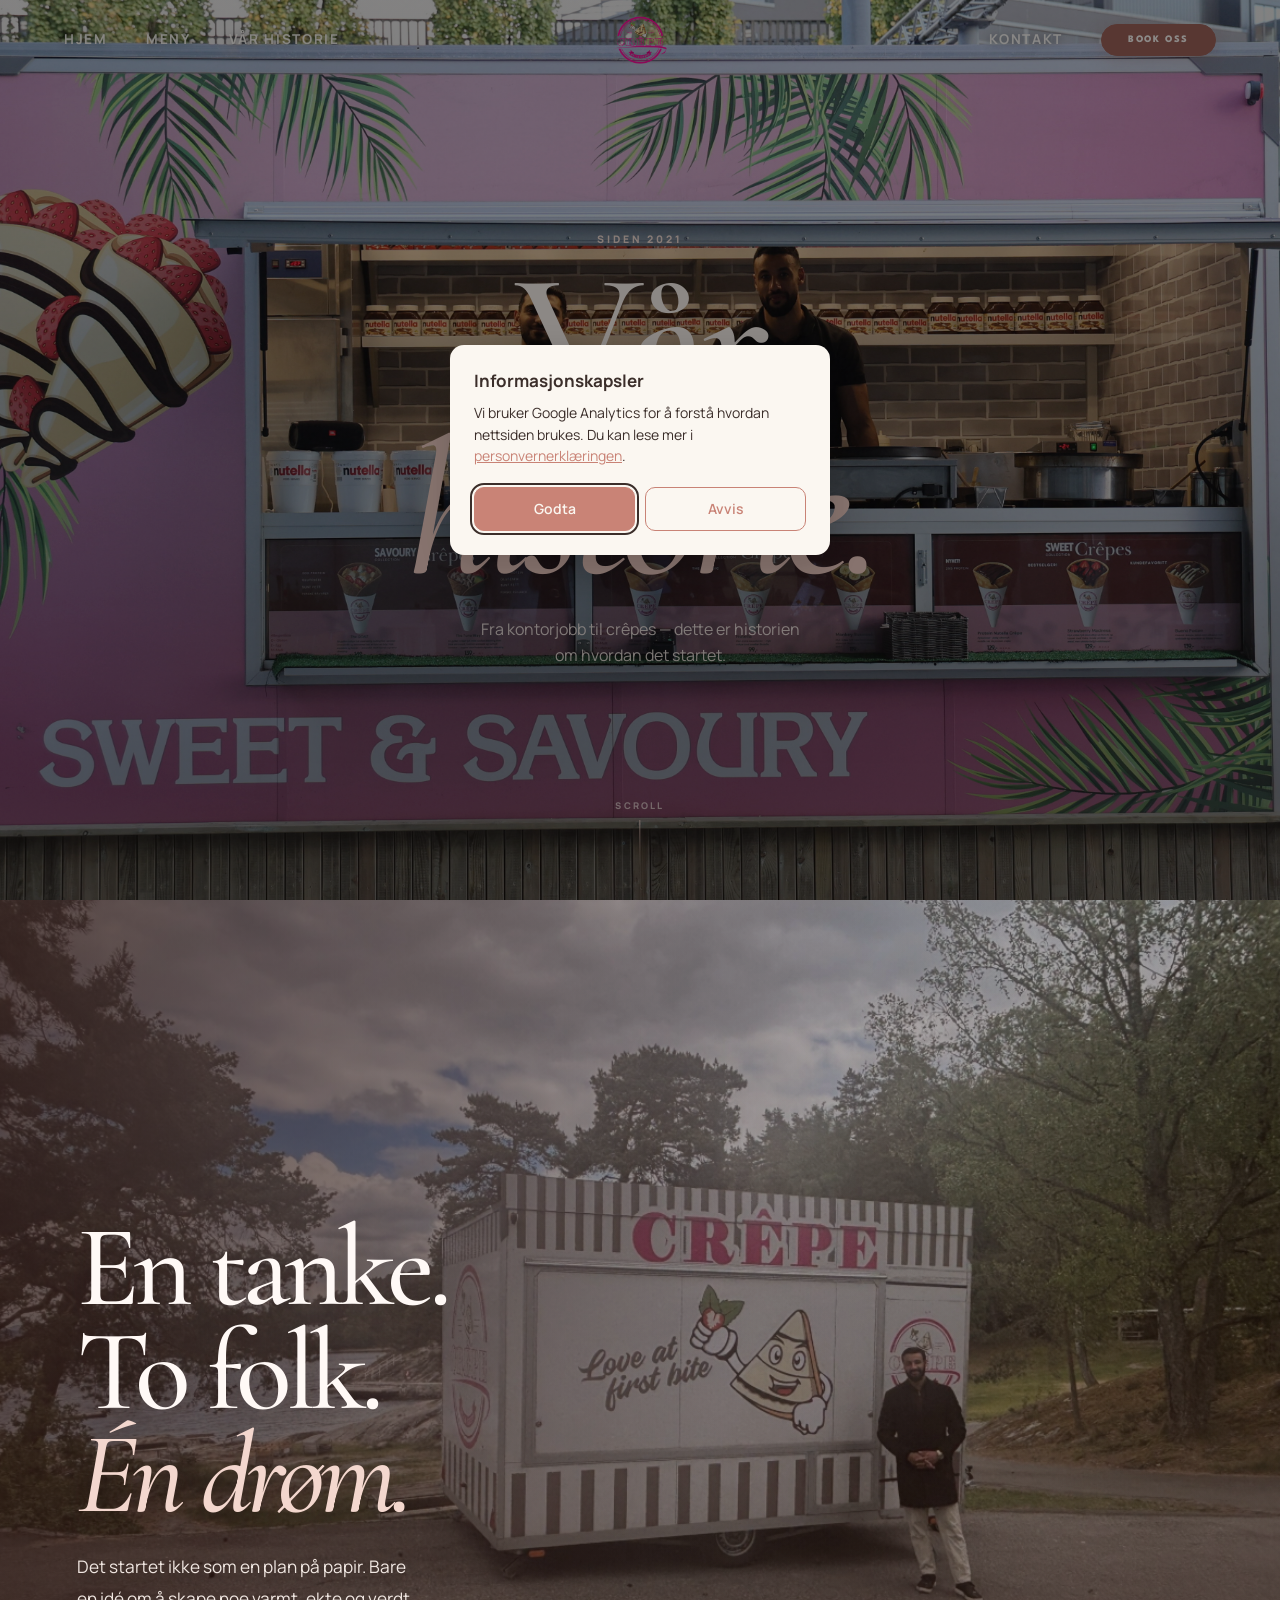
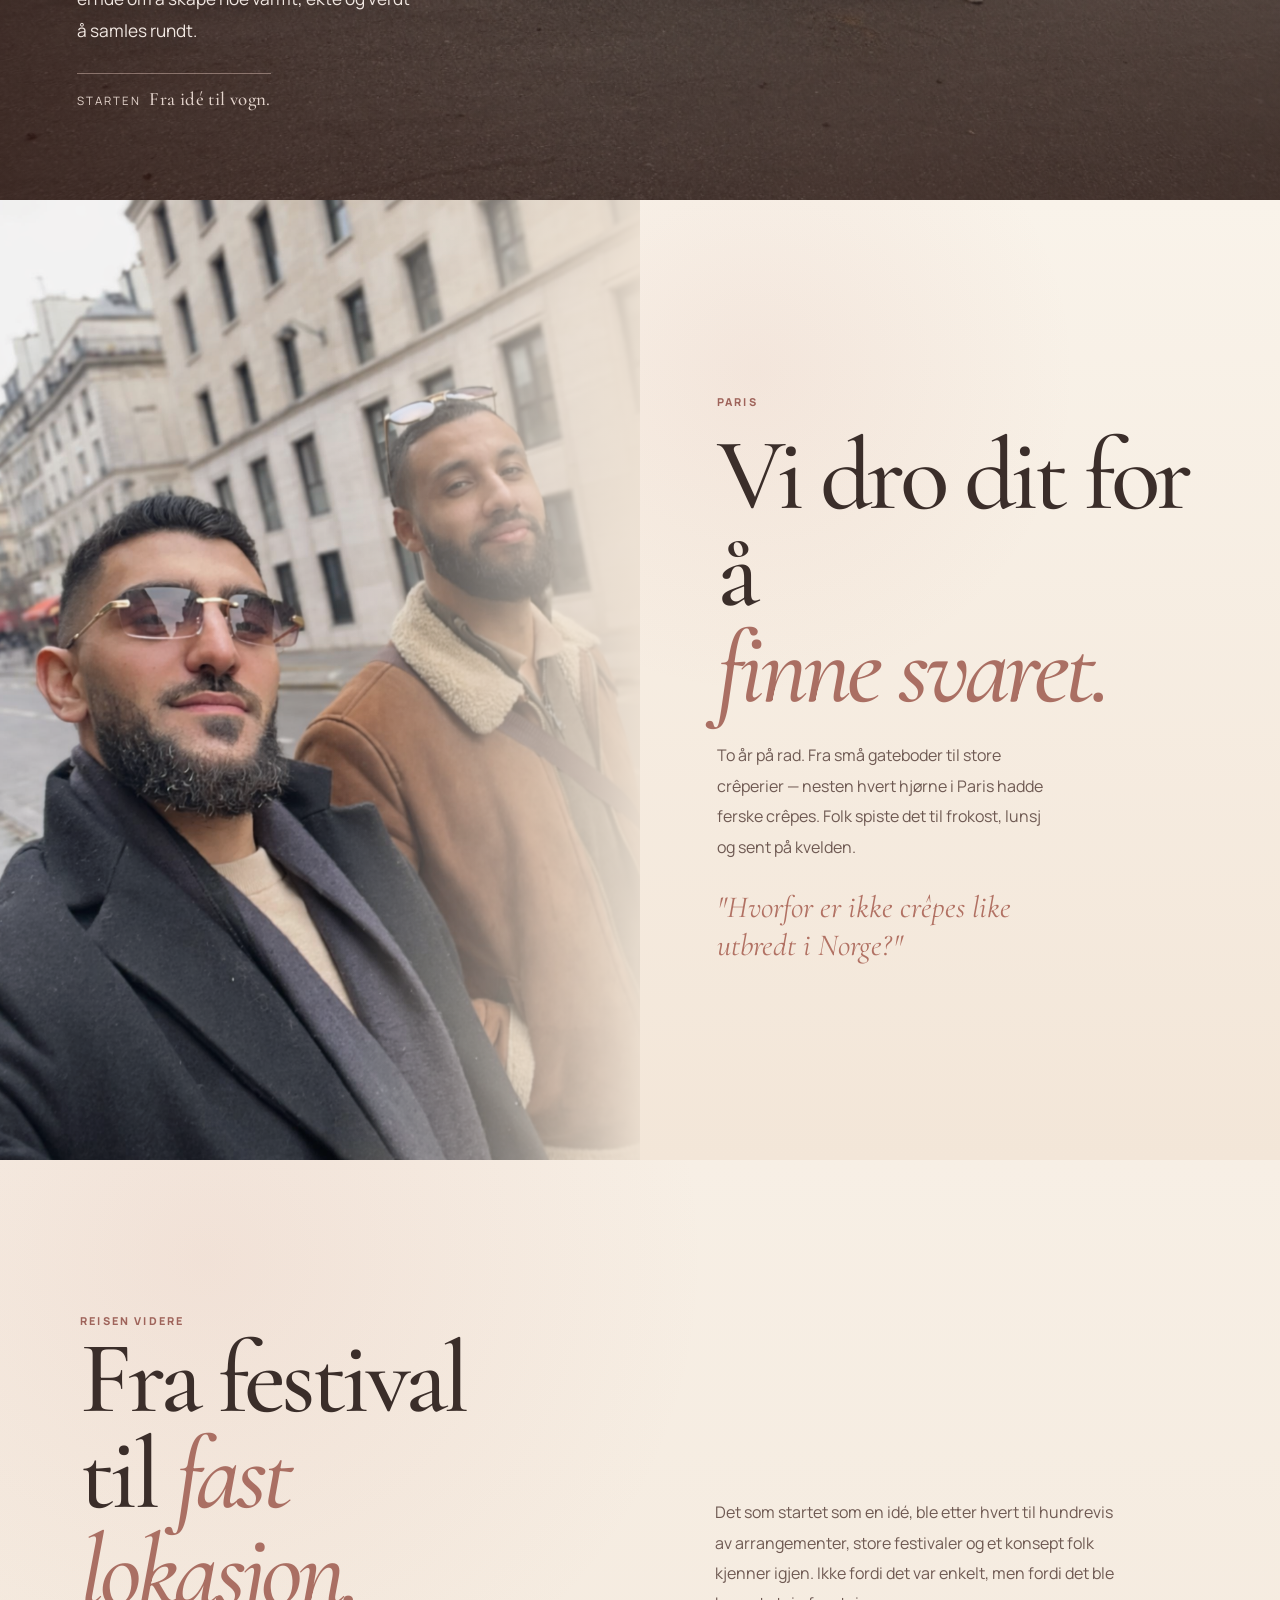
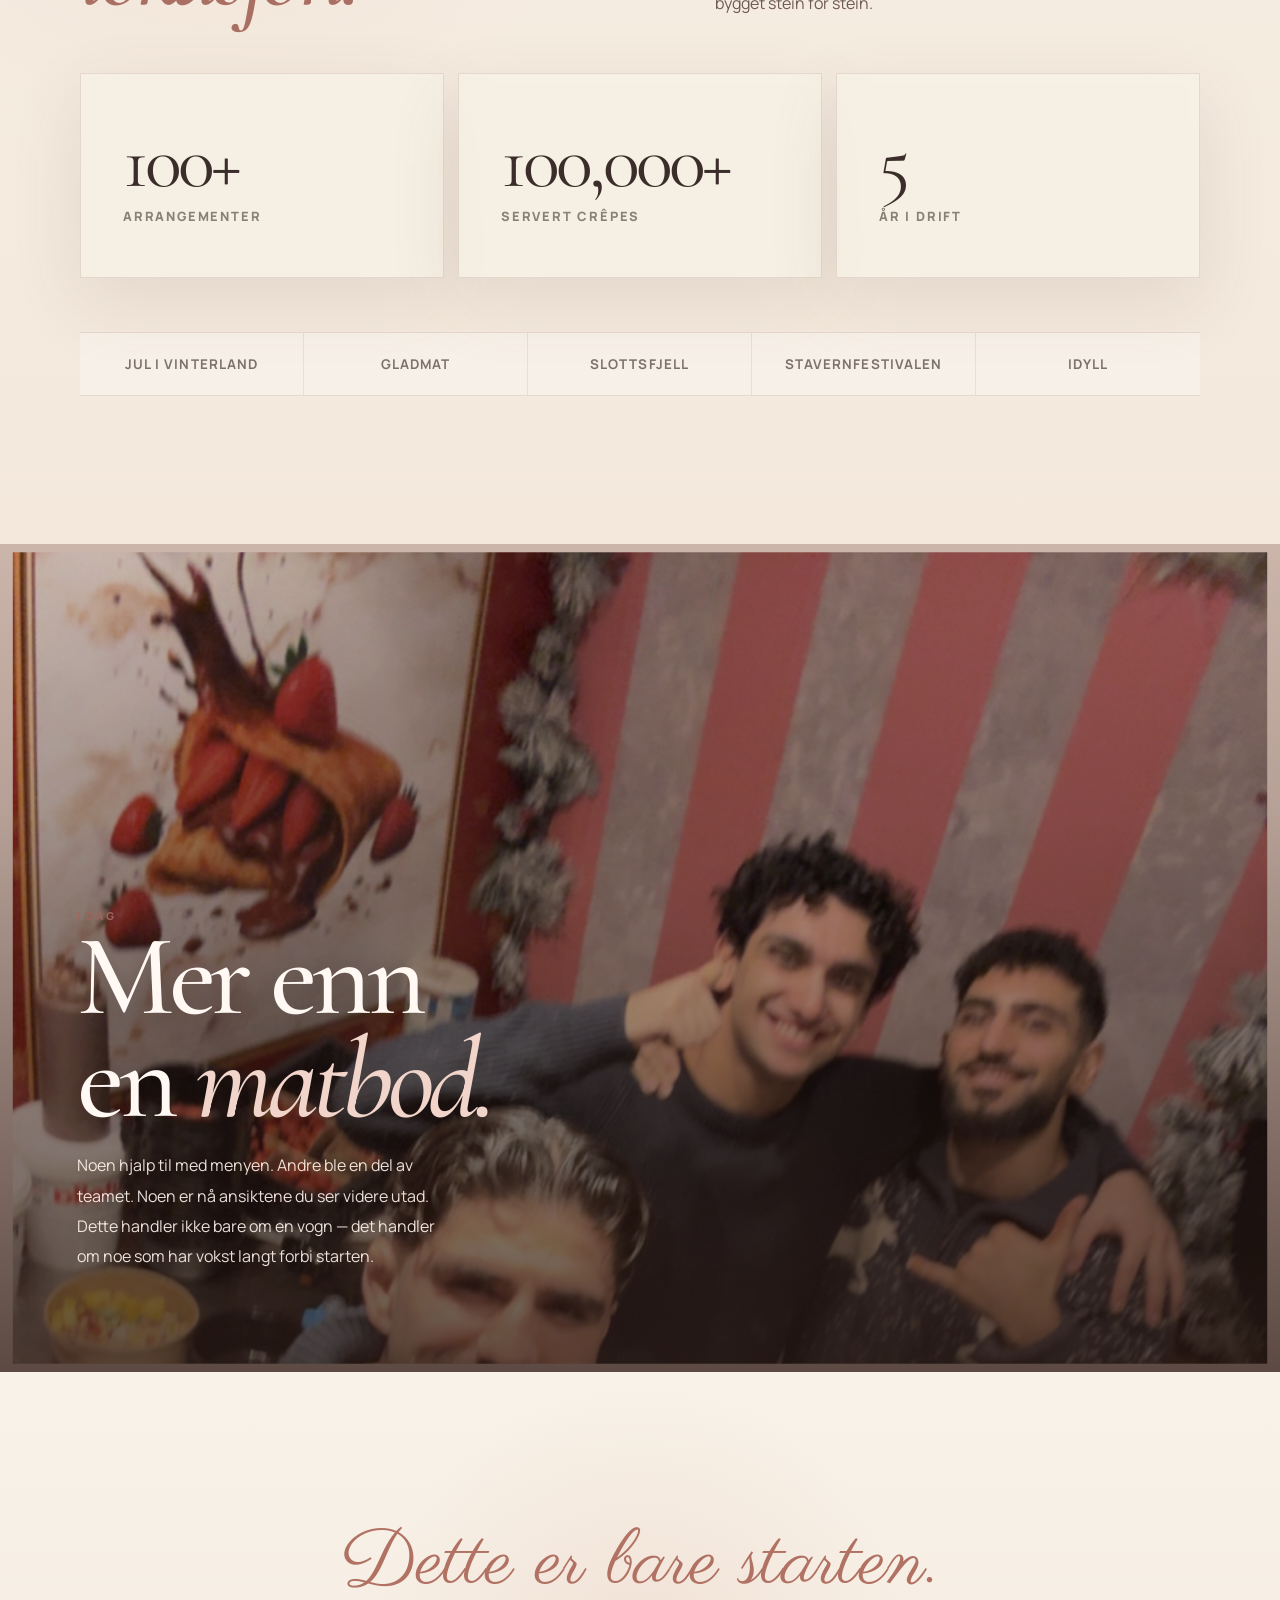
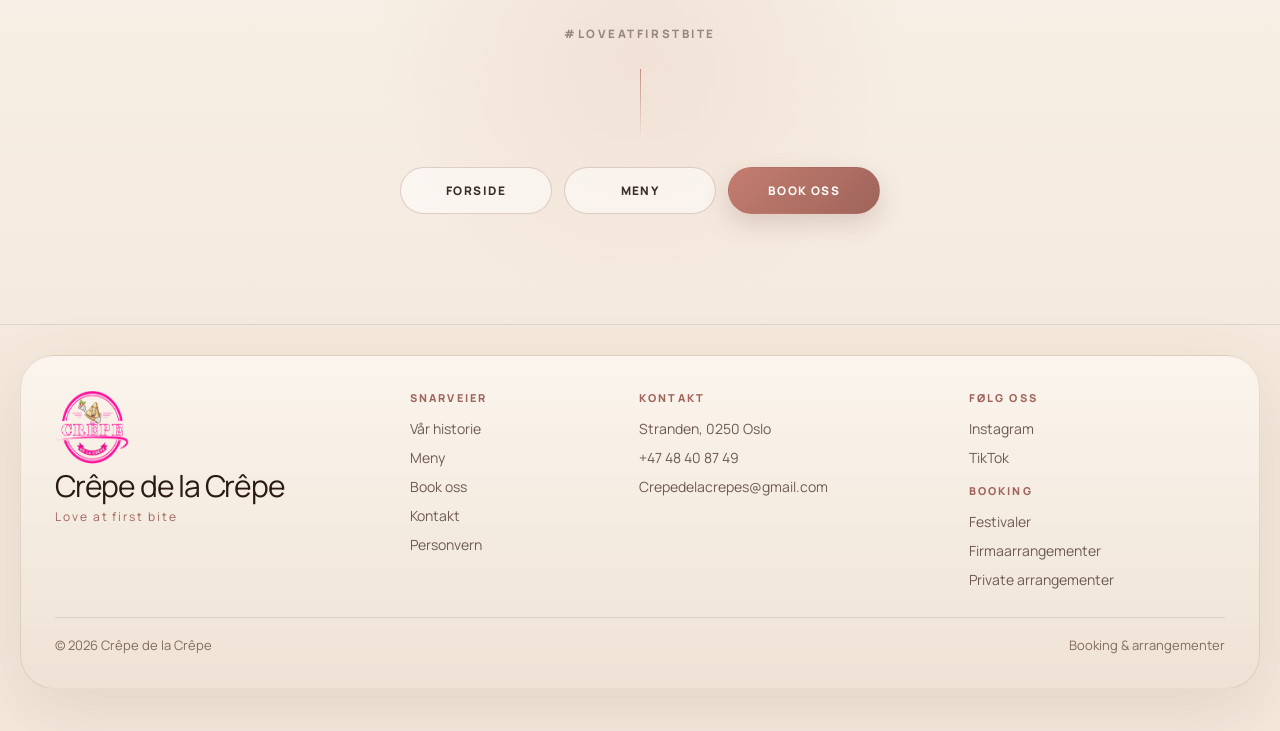
<file: historie.html>
<!DOCTYPE html>
<html lang="nb">
<head>
  <meta charset="UTF-8" />
  <meta name="viewport" content="width=device-width, initial-scale=1.0" />
  <title>Vår historie | Crêpe de la Crêpe Oslo</title>
  <meta name="description" content="Les historien bak Crêpe de la Crêpe og hvordan konseptet ble bygget opp i Oslo." />
  <link rel="icon" type="image/png" href="crepe-logo-transparent.png" />
  <link rel="canonical" href="https://www.crepedelacrepe.no/historie.html" />

  <meta property="og:type" content="website" />
  <meta property="og:locale" content="nb_NO" />
  <meta property="og:site_name" content="Crêpe de la Crêpe" />
  <meta property="og:title" content="Vår historie | Crêpe de la Crêpe Oslo" />
  <meta property="og:description" content="Les historien bak Crêpe de la Crêpe og hvordan konseptet ble bygget opp i Oslo." />
  <meta property="og:url" content="https://www.crepedelacrepe.no/historie.html" />
  <meta property="og:image" content="https://www.crepedelacrepe.no/crepe-logo-transparent.png" />
  <meta name="twitter:card" content="summary_large_image" />
  <meta name="twitter:title" content="Vår historie | Crêpe de la Crêpe Oslo" />
  <meta name="twitter:description" content="Les historien bak Crêpe de la Crêpe og hvordan konseptet ble bygget opp i Oslo." />
  <meta name="twitter:image" content="https://www.crepedelacrepe.no/crepe-logo-transparent.png" />

  <link rel="preconnect" href="https://fonts.googleapis.com" />
  <link rel="preconnect" href="https://fonts.gstatic.com" crossorigin />
  <link
    href="https://fonts.googleapis.com/css2?family=Manrope:wght@400;500;600;700;800&family=Parisienne&family=Cormorant+Garamond:ital,wght@0,400;0,500;0,600;0,700;1,400;1,500;1,600;1,700&display=swap"
    rel="stylesheet"
  />
  <link rel="preload" as="image" href="Hero-historie.JPG" />
  <link rel="stylesheet" href="./navbar.css">

  <style>
    :root {
      --paper: #f7f1e7;
      --cream: #f3eadf;
      --blush: #ead9d2;
      --flamingo-muted: #c98376;
      --flamingo-deep: #9f645b;
      --ink: #3b2e2a;
      --ink-soft: #6f5a53;
      --text: #3b2e2a;
      --muted: #6f5a53;
      --line: rgba(147, 97, 86, 0.17);
      --glass: rgba(247, 241, 231, 0.72);
      --shadow: 0 24px 70px rgba(103, 75, 67, 0.12);
      --shadow-soft: 0 24px 70px rgba(103, 75, 67, 0.12);
    }

    * {
      box-sizing: border-box;
      margin: 0;
      padding: 0;
    }

    html {
      scroll-behavior: smooth;
    }

    body {
      font-family: "Manrope", sans-serif;
      color: var(--ink);
      overflow-x: hidden;
      background:
        radial-gradient(circle at 18% -4%, rgba(201, 131, 118, 0.11), transparent 38%),
        radial-gradient(circle at 82% 6%, rgba(233, 179, 164, 0.13), transparent 43%),
        linear-gradient(180deg, #fbf7f1 0%, #f3e8dc 48%, #f7f2e9 100%);
    }

    a {
      color: inherit;
      text-decoration: none;
    }

    img,
    video {
      display: block;
      max-width: 100%;
    }

    .hero {
      position: relative;
      min-height: 100vh;
      height: 100vh;
      display: flex;
      align-items: center;
      justify-content: center;
      overflow: hidden;
      background-image: url("Hero-historie.JPG");
      background-size: cover;
      background-position: center center;
      background-repeat: no-repeat;
    }

    .hero-grain {
      position: absolute;
      inset: 0;
      background-image: url("data:image/svg+xml,%3Csvg viewBox='0 0 256 256' xmlns='http://www.w3.org/2000/svg'%3E%3Cfilter id='noise'%3E%3CfeTurbulence type='fractalNoise' baseFrequency='0.9' numOctaves='4' stitchTiles='stitch'/%3E%3C/filter%3E%3Crect width='100%25' height='100%25' filter='url(%23noise)' opacity='1'/%3E%3C/svg%3E");
      opacity: 0.028;
      pointer-events: none;
    }

    .hero-overlay {
      position: absolute;
      inset: 0;
      background: linear-gradient(180deg, rgba(33, 20, 17, 0.08) 0%, rgba(33, 20, 17, 0.14) 52%, rgba(33, 20, 17, 0.42) 100%);
    }

    .hero-content {
      position: relative;
      z-index: 2;
      text-align: center;
      padding: 0 24px;
      display: flex;
      flex-direction: column;
      align-items: center;
      max-width: 840px;
    }

    .hero-eyebrow {
      font-size: 0.65rem;
      font-weight: 800;
      letter-spacing: 0.28em;
      text-transform: uppercase;
      color: #f4dfd7;
      opacity: 0;
      animation: fadeUp 0.9s 0.25s ease forwards;
    }

    .hero-title {
      margin-top: 12px;
      font-family: "Cormorant Garamond", serif;
      font-size: clamp(5rem, 17vw, 12rem);
      font-weight: 500;
      line-height: 0.88;
      letter-spacing: -0.045em;
      color: #fff7f2;
      text-shadow: 0 8px 40px rgba(26, 14, 12, 0.34);
      opacity: 0;
      animation: fadeUp 1s 0.45s ease forwards;
    }

    .hero-title em {
      font-style: italic;
      color: #f6d2c8;
    }

    .hero-sub {
      margin-top: 20px;
      max-width: 34ch;
      font-size: clamp(0.9rem, 2.2vw, 1rem);
      line-height: 1.65;
      color: rgba(255, 245, 239, 0.86);
      text-shadow: 0 6px 18px rgba(34, 20, 16, 0.34);
      opacity: 0;
      animation: fadeUp 0.9s 0.7s ease forwards;
    }

    .hero-scroll {
      position: absolute;
      bottom: 34px;
      left: 50%;
      transform: translateX(-50%);
      display: flex;
      flex-direction: column;
      align-items: center;
      gap: 8px;
      opacity: 0;
      animation: fadeIn 1s 1.3s ease forwards;
      z-index: 2;
    }

    .hero-scroll span {
      font-size: 0.58rem;
      font-weight: 800;
      letter-spacing: 0.24em;
      text-transform: uppercase;
      color: rgba(255, 243, 236, 0.68);
    }

    .scroll-line {
      width: 1px;
      height: 46px;
      background: linear-gradient(180deg, rgba(244, 210, 198, 0.85), transparent);
      animation: scrollPulse 2.2s 1.8s ease-in-out infinite;
    }

    .origin {
      position: relative;
      min-height: 100svh;
      display: flex;
      align-items: flex-end;
      overflow: hidden;
      background: #dec8bc;
    }

    .origin-media {
      position: absolute;
      inset: 0;
    }

    .origin-media img {
      width: 100%;
      height: 100%;
      object-fit: cover;
      object-position: 58% center;
      filter: saturate(0.9) brightness(0.9);
      transform: scale(1.02);
    }

    .origin-overlay {
      position: absolute;
      inset: 0;
      background:
        linear-gradient(110deg, rgba(52, 29, 24, 0.72) 2%, rgba(52, 29, 24, 0.46) 32%, rgba(52, 29, 24, 0.18) 56%, rgba(52, 29, 24, 0.3) 100%),
        linear-gradient(180deg, rgba(52, 29, 24, 0.1) 0%, rgba(52, 29, 24, 0.28) 68%, rgba(52, 29, 24, 0.52) 100%);
    }

    .origin-copy {
      position: relative;
      z-index: 2;
      width: min(680px, 100%);
      padding: clamp(96px, 12vw, 138px) clamp(26px, 6vw, 78px) clamp(62px, 7vw, 94px);
    }

    .origin-title {
      font-family: "Cormorant Garamond", serif;
      font-size: clamp(3.5rem, 9vw, 8.6rem);
      line-height: 0.9;
      letter-spacing: -0.05em;
      font-weight: 500;
      color: #fff9f6;
      text-shadow: 0 12px 28px rgba(31, 17, 14, 0.36);
    }

    .origin-title em {
      display: block;
      font-style: italic;
      color: #f3d7ce;
      font-weight: 500;
    }

    .origin-body {
      margin-top: 24px;
      max-width: 31ch;
      font-size: clamp(0.98rem, 1.55vw, 1.08rem);
      line-height: 1.86;
      color: rgba(255, 246, 241, 0.92);
      text-shadow: 0 8px 16px rgba(31, 17, 14, 0.32);
    }

    .origin-body strong {
      color: #fff;
      font-weight: 700;
    }

    .origin-note {
      margin-top: 26px;
      display: inline-flex;
      gap: 8px;
      align-items: baseline;
      font-size: 0.72rem;
      letter-spacing: 0.18em;
      text-transform: uppercase;
      color: rgba(255, 240, 232, 0.86);
      border-top: 1px solid rgba(255, 224, 214, 0.38);
      padding-top: 14px;
    }

    .origin-note strong {
      font-family: "Cormorant Garamond", serif;
      font-size: 1.18rem;
      letter-spacing: 0.02em;
      text-transform: none;
      font-weight: 500;
    }

    .act-2 {
      display: grid;
      grid-template-columns: 1fr 1fr;
      min-height: 92svh;
      background: linear-gradient(180deg, #f5eee3 0%, #f2e6d9 100%);
    }

    .act-2-img {
      position: relative;
      overflow: hidden;
      min-height: 60svh;
    }

    .act-2-img img {
      width: 100%;
      height: 100%;
      object-fit: cover;
      object-position: center top;
      filter: saturate(0.9) brightness(0.98);
      transition: transform 1.2s cubic-bezier(0.2, 0.8, 0.2, 1);
    }

    .act-2.visible .act-2-img img {
      transform: scale(1.04);
    }

    .act-2-img::after {
      content: "";
      position: absolute;
      inset: 0;
      background: linear-gradient(90deg, transparent 52%, rgba(239, 227, 213, 0.95) 100%);
    }

    .act-2-content {
      display: flex;
      flex-direction: column;
      justify-content: center;
      padding: clamp(48px, 8vw, 100px) clamp(32px, 6vw, 78px);
      background:
        radial-gradient(circle at 18% 18%, rgba(201, 131, 118, 0.1), transparent 34%),
        linear-gradient(180deg, #f9f3ea 0%, #f3e6d8 100%);
    }

    .section-kicker {
      font-size: 0.68rem;
      font-weight: 800;
      letter-spacing: 0.2em;
      text-transform: uppercase;
      color: var(--flamingo-deep);
      margin-bottom: 18px;
    }

    .act-heading {
      font-family: "Cormorant Garamond", serif;
      font-size: clamp(3rem, 8vw, 7rem);
      font-weight: 500;
      line-height: 0.94;
      letter-spacing: -0.045em;
      color: var(--ink);
      max-width: 10ch;
    }

    .act-heading em {
      font-style: italic;
      color: #aa6f63;
    }

    .act-body {
      margin-top: 24px;
      max-width: 34ch;
      font-size: 1rem;
      line-height: 1.92;
      color: var(--ink-soft);
    }

    .act-quote {
      margin-top: 26px;
      max-width: 26ch;
      font-family: "Cormorant Garamond", serif;
      font-size: clamp(1.5rem, 2.4vw, 2rem);
      line-height: 1.25;
      color: #b17163;
      font-style: italic;
    }

    .act-3 {
      background:
        radial-gradient(circle at 16% 10%, rgba(201, 131, 118, 0.12), transparent 36%),
        linear-gradient(180deg, #f7efe5 0%, #f3e8db 100%);
      padding: clamp(92px, 12vw, 148px) clamp(24px, 6vw, 72px);
      position: relative;
      overflow: hidden;
    }

    .act-3-inner {
      width: min(1120px, 100%);
      margin: 0 auto;
      display: flex;
      flex-direction: column;
      gap: 54px;
    }

    .act-3-top {
      display: grid;
      grid-template-columns: minmax(0, 0.95fr) minmax(280px, 0.8fr);
      gap: clamp(24px, 5vw, 60px);
      align-items: end;
    }

    .act-3-text {
      max-width: 40ch;
      font-size: 1rem;
      line-height: 1.9;
      color: var(--ink-soft);
    }

    .stat-grid {
      display: grid;
      grid-template-columns: repeat(3, 1fr);
      gap: 14px;
      width: 100%;
    }

    .stat-item {
      padding: clamp(28px, 5vw, 52px) clamp(22px, 4vw, 42px);
      border: 1px solid var(--line);
      background: var(--glass);
      backdrop-filter: blur(4px);
      box-shadow: var(--shadow-soft);
      display: flex;
      flex-direction: column;
      gap: 8px;
      opacity: 0;
      transform: translateY(28px);
      transition: opacity 0.7s ease, transform 0.7s ease;
    }

    .act-3.visible .stat-item {
      opacity: 1;
      transform: translateY(0);
    }

    .act-3.visible .stat-item:nth-child(2) {
      transition-delay: 0.12s;
    }

    .act-3.visible .stat-item:nth-child(3) {
      transition-delay: 0.24s;
    }

    .stat-num {
      font-family: "Cormorant Garamond", serif;
      font-size: clamp(2.8rem, 6vw, 5.1rem);
      line-height: 0.95;
      color: var(--ink);
      letter-spacing: -0.05em;
    }

    .stat-label {
      font-size: 0.8rem;
      font-weight: 800;
      letter-spacing: 0.14em;
      text-transform: uppercase;
      color: rgba(59, 46, 42, 0.58);
    }

    .festival-list {
      display: grid;
      grid-template-columns: repeat(5, 1fr);
      border-top: 1px solid var(--line);
      border-bottom: 1px solid var(--line);
      background: rgba(255, 255, 255, 0.3);
    }

    .festival-item {
      padding: 22px 18px;
      text-align: center;
      font-size: 0.84rem;
      font-weight: 700;
      letter-spacing: 0.08em;
      text-transform: uppercase;
      color: rgba(59, 46, 42, 0.65);
      border-right: 1px solid rgba(147, 97, 86, 0.12);
    }

    .festival-item:last-child {
      border-right: none;
    }

    .act-4 {
      position: relative;
      min-height: 92svh;
      display: flex;
      align-items: flex-end;
      overflow: hidden;
      background: #d9c2b7;
    }

    .act-4-bg {
      position: absolute;
      inset: 0;
      background-image: url("team.jpg");
      background-size: cover;
      background-position: center 30%;
      filter: saturate(0.85) brightness(0.94);
      transform: scale(1.06);
      transition: transform 1.25s cubic-bezier(0.2, 0.8, 0.2, 1);
    }

    .act-4.visible .act-4-bg {
      transform: scale(1);
    }

    .act-4-overlay {
      position: absolute;
      inset: 0;
      background:
        linear-gradient(to top, rgba(44, 27, 22, 0.72) 0%, rgba(44, 27, 22, 0.46) 34%, rgba(44, 27, 22, 0.2) 68%, rgba(44, 27, 22, 0.08) 100%);
    }

    .act-4-content {
      position: relative;
      z-index: 2;
      padding: clamp(60px, 10vw, 100px) clamp(24px, 6vw, 80px);
      width: 100%;
    }

    .act-4-heading {
      font-family: "Cormorant Garamond", serif;
      font-size: clamp(3rem, 9vw, 8rem);
      font-weight: 500;
      line-height: 0.9;
      letter-spacing: -0.045em;
      color: #fff8f3;
      max-width: 12ch;
      opacity: 0;
      transform: translateY(28px);
      transition: opacity 0.75s ease, transform 0.75s ease;
      text-shadow: 0 12px 28px rgba(31, 17, 14, 0.28);
    }

    .act-4-heading em {
      font-style: italic;
      color: #f1d4ca;
    }

    .act-4-body {
      margin-top: 18px;
      max-width: 38ch;
      font-size: 1rem;
      line-height: 1.9;
      color: rgba(255, 244, 237, 0.9);
      opacity: 0;
      transform: translateY(28px);
      transition: opacity 0.75s ease 0.14s, transform 0.75s ease 0.14s;
      text-shadow: 0 8px 18px rgba(31, 17, 14, 0.2);
    }

    .act-4.visible .act-4-heading,
    .act-4.visible .act-4-body {
      opacity: 1;
      transform: translateY(0);
    }

    .ending {
      padding: clamp(90px, 12vw, 140px) 24px clamp(72px, 10vw, 110px);
      background:
        radial-gradient(circle at center, rgba(201, 131, 118, 0.12), transparent 38%),
        linear-gradient(180deg, #f8f2e8 0%, #f5eadf 100%);
      text-align: center;
    }

    .ending-script {
      font-family: "Parisienne", cursive;
      font-size: clamp(2.5rem, 6vw, 4.8rem);
      color: #b17163;
      opacity: 0;
      transform: translateY(24px);
      transition: opacity 0.75s ease, transform 0.75s ease;
    }

    .ending-tag {
      margin-top: 10px;
      font-size: 0.72rem;
      font-weight: 800;
      letter-spacing: 0.22em;
      text-transform: uppercase;
      color: rgba(59, 46, 42, 0.5);
      opacity: 0;
      transform: translateY(24px);
      transition: opacity 0.75s ease 0.12s, transform 0.75s ease 0.12s;
    }

    .ending-divider {
      width: 1px;
      height: 70px;
      margin: 28px auto;
      background: linear-gradient(180deg, rgba(176, 113, 99, 0.72), transparent);
      opacity: 0;
      transform: translateY(24px);
      transition: opacity 0.75s ease 0.22s, transform 0.75s ease 0.22s;
    }

    .ending-btns {
      display: flex;
      gap: 12px;
      justify-content: center;
      flex-wrap: wrap;
      opacity: 0;
      transform: translateY(24px);
      transition: opacity 0.75s ease 0.32s, transform 0.75s ease 0.32s;
    }

    .ending.visible .ending-script,
    .ending.visible .ending-tag,
    .ending.visible .ending-divider,
    .ending.visible .ending-btns {
      opacity: 1;
      transform: translateY(0);
    }

    .btn-ghost,
    .btn-fill {
      display: inline-flex;
      align-items: center;
      justify-content: center;
      min-width: 152px;
      padding: 14px 22px;
      border-radius: 999px;
      font-size: 0.74rem;
      font-weight: 800;
      letter-spacing: 0.12em;
      text-transform: uppercase;
      transition: transform 0.2s ease, background 0.2s ease, color 0.2s ease, border-color 0.2s ease;
    }

    .btn-ghost {
      border: 1px solid rgba(147, 97, 86, 0.28);
      color: var(--ink);
      background: rgba(255, 255, 255, 0.5);
    }

    .btn-ghost:hover {
      transform: translateY(-1px);
      border-color: rgba(147, 97, 86, 0.5);
      color: var(--flamingo-deep);
    }

    .btn-fill {
      border: 1px solid transparent;
      background: linear-gradient(135deg, #c37d6f, #9f645b);
      color: #fffaf7;
      box-shadow: 0 10px 24px rgba(130, 89, 80, 0.22);
    }

    .btn-fill:hover {
      transform: translateY(-1px);
      box-shadow: 0 14px 34px rgba(130, 89, 80, 0.28);
    }

    .reveal {
      opacity: 0;
      transform: translateY(28px);
      transition: opacity 0.75s ease, transform 0.75s ease;
    }

    .reveal.d1 {
      transition-delay: 0.1s;
    }

    .reveal.d2 {
      transition-delay: 0.22s;
    }

    .reveal.d3 {
      transition-delay: 0.34s;
    }

    .visible.reveal,
    .visible .reveal {
      opacity: 1;
      transform: translateY(0);
    }

    @keyframes fadeUp {
      from {
        opacity: 0;
        transform: translateY(24px);
      }
      to {
        opacity: 1;
        transform: translateY(0);
      }
    }

    @keyframes fadeIn {
      from { opacity: 0; }
      to { opacity: 1; }
    }

    @keyframes scrollPulse {
      0%, 100% { transform: scaleY(1); opacity: 0.85; }
      50% { transform: scaleY(1.18); opacity: 1; }
    }

    @media (max-width: 1100px) {
      .act-2 {
        grid-template-columns: 1fr;
      }

      .act-2-img::after {
        background: linear-gradient(180deg, transparent 54%, rgba(239, 227, 213, 0.95) 100%);
      }

      .act-3-top {
        grid-template-columns: 1fr;
      }

      .festival-list {
        grid-template-columns: 1fr;
      }

      .festival-item {
        border-right: none;
        border-bottom: 1px solid rgba(147, 97, 86, 0.12);
      }

      .festival-item:last-child {
        border-bottom: none;
      }
    }

    @media (max-width: 820px) {
      .hero-title {
        font-size: clamp(4rem, 20vw, 7.2rem);
      }

      .origin-copy {
        padding-top: 100px;
      }

      .origin-title,
      .act-heading,
      .act-4-heading,
      .origin-body,
      .act-body,
      .act-3-text,
      .act-4-body {
        max-width: none;
      }

      .stat-grid {
        grid-template-columns: 1fr;
      }

      .stat-item {
        padding: 28px 22px;
      }
    }

    @media (max-width: 560px) {
      .hero-scroll {
        bottom: 24px;
      }

      .origin {
        min-height: 78svh;
      }

      .origin-overlay {
        background:
          linear-gradient(180deg, rgba(52, 29, 24, 0.3) 4%, rgba(52, 29, 24, 0.54) 68%, rgba(52, 29, 24, 0.75) 100%);
      }

      .origin-note {
        letter-spacing: 0.14em;
      }

      .ending-btns {
        flex-direction: column;
        align-items: center;
      }

      .btn-ghost,
      .btn-fill {
        width: 100%;
        max-width: 280px;
      }
    }

    @media (min-width: 821px) {
      .act-4-bg {
        transform: scale(1.02);
        background-position: center 20%;
      }

      .act-4.visible .act-4-bg {
        transform: scale(0.98);
      }
    }

    .container { width: min(1240px, calc(100% - 32px)); margin: 0 auto; }
    @media (max-width: 640px) { .container { width: min(1240px, calc(100% - 20px)); } }
    .footer {
      padding: 30px 0 42px;
      border-top: 1px solid var(--line);
      background: #f4e9dc;
      text-align: left;
    }
    .footer-shell { background: linear-gradient(180deg, rgba(251,245,238,0.92), rgba(237,226,212,0.95)); border: 1px solid var(--line); border-radius: 34px; padding: 34px; box-shadow: var(--shadow); }
    .footer-grid { display: grid; grid-template-columns: 1.05fr 0.7fr 1fr 0.85fr; gap: 28px; align-items: start; }
    .footer-brand { display: grid; gap: 18px; align-content: start; min-width: 0; }
    .footer-brand .brand { justify-self: start; gap: 16px; }
    .footer .brand-logo-wrap { width: 82px; height: 82px; border-radius: 24px; flex-shrink: 0; }
    .footer .brand-title { color: #2b1a14; text-shadow: none; font-size: 30px; line-height: 0.95; letter-spacing: -0.04em; white-space: nowrap; }
    .footer .brand-subtitle { color: #9f645b; margin-top: 8px; font-size: 12px; letter-spacing: 0.16em; }
    .footer-block h4 { margin: 0 0 14px; font-size: 0.68rem; font-weight: 800; letter-spacing: 0.2em; text-transform: uppercase; color: var(--flamingo-deep); }
    .footer-links, .footer-list { display: grid; gap: 10px; }
    .footer-links a, .footer-list a, .footer-list div { color: var(--muted); font-size: 14px; transition: color 0.2s ease; }
    .footer-links a:hover, .footer-list a:hover { color: var(--text); }
    .footer-shortcuts { margin-left: 10px; }
    .footer-mini { margin-top: 28px; padding-top: 18px; border-top: 1px solid var(--line); display: flex; flex-wrap: wrap; justify-content: space-between; gap: 12px; color: #826c5f; font-size: 13px; }
    .back-to-top { position: fixed; right: 18px; bottom: 18px; z-index: 140; width: 54px; height: 54px; border: 1px solid rgba(110, 78, 67, 0.18); border-radius: 999px; background: rgba(255, 250, 245, 0.88); color: var(--text); box-shadow: 0 16px 34px rgba(56, 33, 20, 0.14); display: grid; place-items: center; font-size: 22px; font-weight: 800; cursor: pointer; opacity: 0; pointer-events: none; transform: translateY(8px); transition: opacity 0.22s ease, transform 0.22s ease, background 0.22s ease, border-color 0.22s ease; backdrop-filter: blur(10px); }
    .back-to-top.visible { opacity: 1; pointer-events: auto; transform: translateY(0); }
    .back-to-top:hover { background: rgba(255, 255, 255, 0.98); border-color: rgba(199, 149, 99, 0.34); }
    @media (max-width: 1180px) { .footer-grid { grid-template-columns: 1fr 1fr; } .footer-brand { grid-column: 1 / -1; } }
    @media (max-width: 720px) {
      .footer-grid { grid-template-columns: 1fr; }
      .footer-shortcuts { margin-left: 0; }
      .footer .brand-title { white-space: normal; font-size: 28px; }
      .back-to-top { right: 14px; bottom: 14px; width: 50px; height: 50px; }
    }

    @media (prefers-reduced-motion: reduce) {
      html { scroll-behavior: auto; }
      *, *::before, *::after {
        animation-duration: 0.01ms !important;
        animation-iteration-count: 1 !important;
        transition-duration: 0.01ms !important;
      }
    }
  </style>


</head>
<body id="top">

  <script src="./navbar.js"></script>

  <section class="hero">
    <div class="hero-grain"></div>
    <div class="hero-overlay"></div>

    <div class="hero-content">
      <span class="hero-eyebrow">Siden 2021</span>
      <h1 class="hero-title">Vår<br /><em>historie.</em></h1>
      <p class="hero-sub">
        Fra kontorjobb til crêpes — dette er historien om hvordan det startet.
      </p>
    </div>

    <div class="hero-scroll">
      <span>Scroll</span>
      <div class="scroll-line"></div>
    </div>
  </section>

  <section class="origin" id="origin">
    <div class="origin-media">
      <img src="truck1.jpg" alt="Den første vognen til Crêpe de la Crêpe" loading="lazy" width="1200" height="900" />
      <div class="origin-overlay"></div>
    </div>

    <div class="origin-copy">
      <h2 class="origin-title reveal">
        En tanke.<br />
        To folk.<br />
        <em>Én drøm.</em>
      </h2>

      <p class="origin-body reveal d1">
        Det startet ikke som en plan på papir.
        Bare en idé om å skape noe varmt, ekte og verdt å samles rundt.
      </p>

      <p class="origin-note reveal d2">
        Starten <strong>Fra idé til vogn.</strong>
      </p>
    </div>
  </section>

  <section class="act-2" id="act2">
    <div class="act-2-img">
      <img src="selfie1.jpg" alt="Paris — de to grunnleggerne i gatene" loading="lazy" width="1024" height="1536" />
    </div>

    <div class="act-2-content">
      <span class="section-kicker reveal">Paris</span>

      <h2 class="act-heading reveal d1">
        Vi dro dit for å<br /><em>finne svaret.</em>
      </h2>

      <p class="act-body reveal d2">
        To år på rad. Fra små gateboder til store crêperier — nesten hvert hjørne i Paris
        hadde ferske crêpes. Folk spiste det til frokost, lunsj og sent på kvelden.
      </p>

      <blockquote class="act-quote reveal d3">
        "Hvorfor er ikke crêpes like utbredt i Norge?"
      </blockquote>
    </div>
  </section>

  <section class="act-3" id="act3">
    <div class="act-3-inner">
      <div class="act-3-top">
        <div>
          <span class="section-kicker reveal">Reisen videre</span>
          <h2 class="act-heading reveal d1">
            Fra festival<br />til <em>fast lokasjon.</em>
          </h2>
        </div>

        <p class="act-3-text reveal d2">
          Det som startet som en idé, ble etter hvert til hundrevis av arrangementer,
          store festivaler og et konsept folk kjenner igjen. Ikke fordi det var enkelt,
          men fordi det ble bygget stein for stein.
        </p>
      </div>

      <div class="stat-grid">
        <div class="stat-item">
          <span class="stat-num">100+</span>
          <span class="stat-label">Arrangementer</span>
        </div>
        <div class="stat-item">
          <span class="stat-num">100,000+</span>
          <span class="stat-label">servert crêpes</span>
        </div>
        <div class="stat-item">
          <span class="stat-num">5</span>
          <span class="stat-label">År i drift</span>
        </div>
      </div>

      <div class="festival-list">
        <div class="festival-item">Jul i Vinterland</div>
        <div class="festival-item">Gladmat</div>
        <div class="festival-item">Slottsfjell</div>
        <div class="festival-item">Stavernfestivalen</div>
        <div class="festival-item">Idyll</div>
      </div>
    </div>
  </section>

  <section class="act-4" id="act4">
    <div class="act-4-bg"></div>
    <div class="act-4-overlay"></div>

    <div class="act-4-content">
      <span class="section-kicker">I dag</span>

      <h2 class="act-4-heading">
        Mer enn<br />en <em>matbod.</em>
      </h2>

      <p class="act-4-body">
        Noen hjalp til med menyen. Andre ble en del av teamet.
        Noen er nå ansiktene du ser videre utad. Dette handler ikke bare om en vogn —
        det handler om noe som har vokst langt forbi starten.
      </p>
    </div>
  </section>

  <section class="ending" id="ending">
    <p class="ending-script">Dette er bare starten.</p>
    <p class="ending-tag">#loveatfirstbite</p>
    <div class="ending-divider"></div>

    <div class="ending-btns">
      <a class="btn-ghost" href="/">Forside</a>
      <a class="btn-ghost" href="./meny.html">Meny</a>
      <a class="btn-fill" href="./book-oss.html" data-cta="historie_cta">Book oss</a>
    </div>
  </section>

  <footer class="footer" id="kontakt">
    <div class="container">
      <div class="footer-shell">
        <div class="footer-grid">
          <div class="footer-brand">
            <a href="#top" class="brand">
              <div class="brand-logo-wrap">
                <img class="brand-logo" src="crepe-logo-transparent.png" alt="Crepe de la Crepe logo" loading="lazy" width="74" height="74">
              </div>
              <div class="brand-text">
                <div class="brand-title">Crêpe de la Crêpe</div>
                <div class="brand-subtitle">Love at first bite</div>
              </div>
            </a>
          </div>

          <div class="footer-block footer-shortcuts">
            <h4>Snarveier</h4>
            <div class="footer-links">
              <a href="./historie.html">Vår historie</a>
              <a href="./meny.html">Meny</a>
              <a href="./book-oss.html" data-cta="footer">Book oss</a>
              <a href="#kontakt">Kontakt</a>
              <a href="./personvern.html">Personvern</a>
            </div>
          </div>

          <div class="footer-block">
            <h4>Kontakt</h4>
            <div class="footer-list">
              <div>Stranden, 0250 Oslo</div>
              <a href="tel:+4748408749">+47 48 40 87 49</a>
              <a href="mailto:Crepedelacrepes@gmail.com">Crepedelacrepes@gmail.com</a>
            </div>

          </div>

          <div class="footer-block">
            <h4>Følg oss</h4>
            <div class="footer-list" style="margin-bottom: 16px;">
              <a href="https://www.instagram.com/crepe_delacrepe/" target="_blank" rel="noopener noreferrer">Instagram</a>
              <a href="https://www.tiktok.com/@crepe_delacrepe" target="_blank" rel="noopener noreferrer">TikTok</a>
            </div>

            <h4>Booking</h4>
            <div class="footer-list">
              <a href="./book-oss.html">Festivaler</a>
              <a href="./book-oss.html">Firmaarrangementer</a>
              <a href="./book-oss.html">Private arrangementer</a>
            </div>
          </div>
        </div>

        <div class="footer-mini">
          <div>© 2026 Crêpe de la Crêpe</div>
          <div>Booking & arrangementer</div>
        </div>
      </div>
    </div>
  </footer>

  <button class="back-to-top" id="backToTop" type="button" aria-label="Til toppen">↑</button>

  <script>
    const backToTop = document.getElementById("backToTop");

    function updateNavState() {
      /* navWrap removed — scroll state handled by navbar.js */
      if (backToTop) backToTop.classList.toggle("visible", window.scrollY > 520);
    }

    updateNavState();
    window.addEventListener("scroll", updateNavState, { passive: true });
    backToTop?.addEventListener("click", () => window.scrollTo({ top: 0, behavior: "smooth" }));

    document.querySelectorAll('a[href="#kontakt"]').forEach(function (link) {
      link.addEventListener("click", function (e) {
        e.preventDefault();
        window.scrollTo({ top: document.body.scrollHeight, behavior: "smooth" });
      });
    });

    const io = new IntersectionObserver(
      (entries) => {
        entries.forEach((entry) => {
          if (entry.isIntersecting) {
            entry.target.classList.add("visible");
            io.unobserve(entry.target);
          }
        });
      },
      { threshold: 0.12 }
    );

    document
      .querySelectorAll("#origin, #act2, #act3, #act4, #ending, .reveal")
      .forEach((el) => io.observe(el));

    const act2Img = document.querySelector(".act-2-img img");
    const act2Section = document.getElementById("act2");

    if (act2Img && act2Section) {
      window.addEventListener(
        "scroll",
        () => {
          const rect = act2Section.getBoundingClientRect();
          const pct = Math.max(0, Math.min(1, -rect.top / window.innerHeight));
          act2Img.style.transform = `scale(1.08) translateY(${pct * -5}%)`;
        },
        { passive: true }
      );
    }
  </script>

  <script src="./cookies.js"></script>

</body>
</html>
</file>
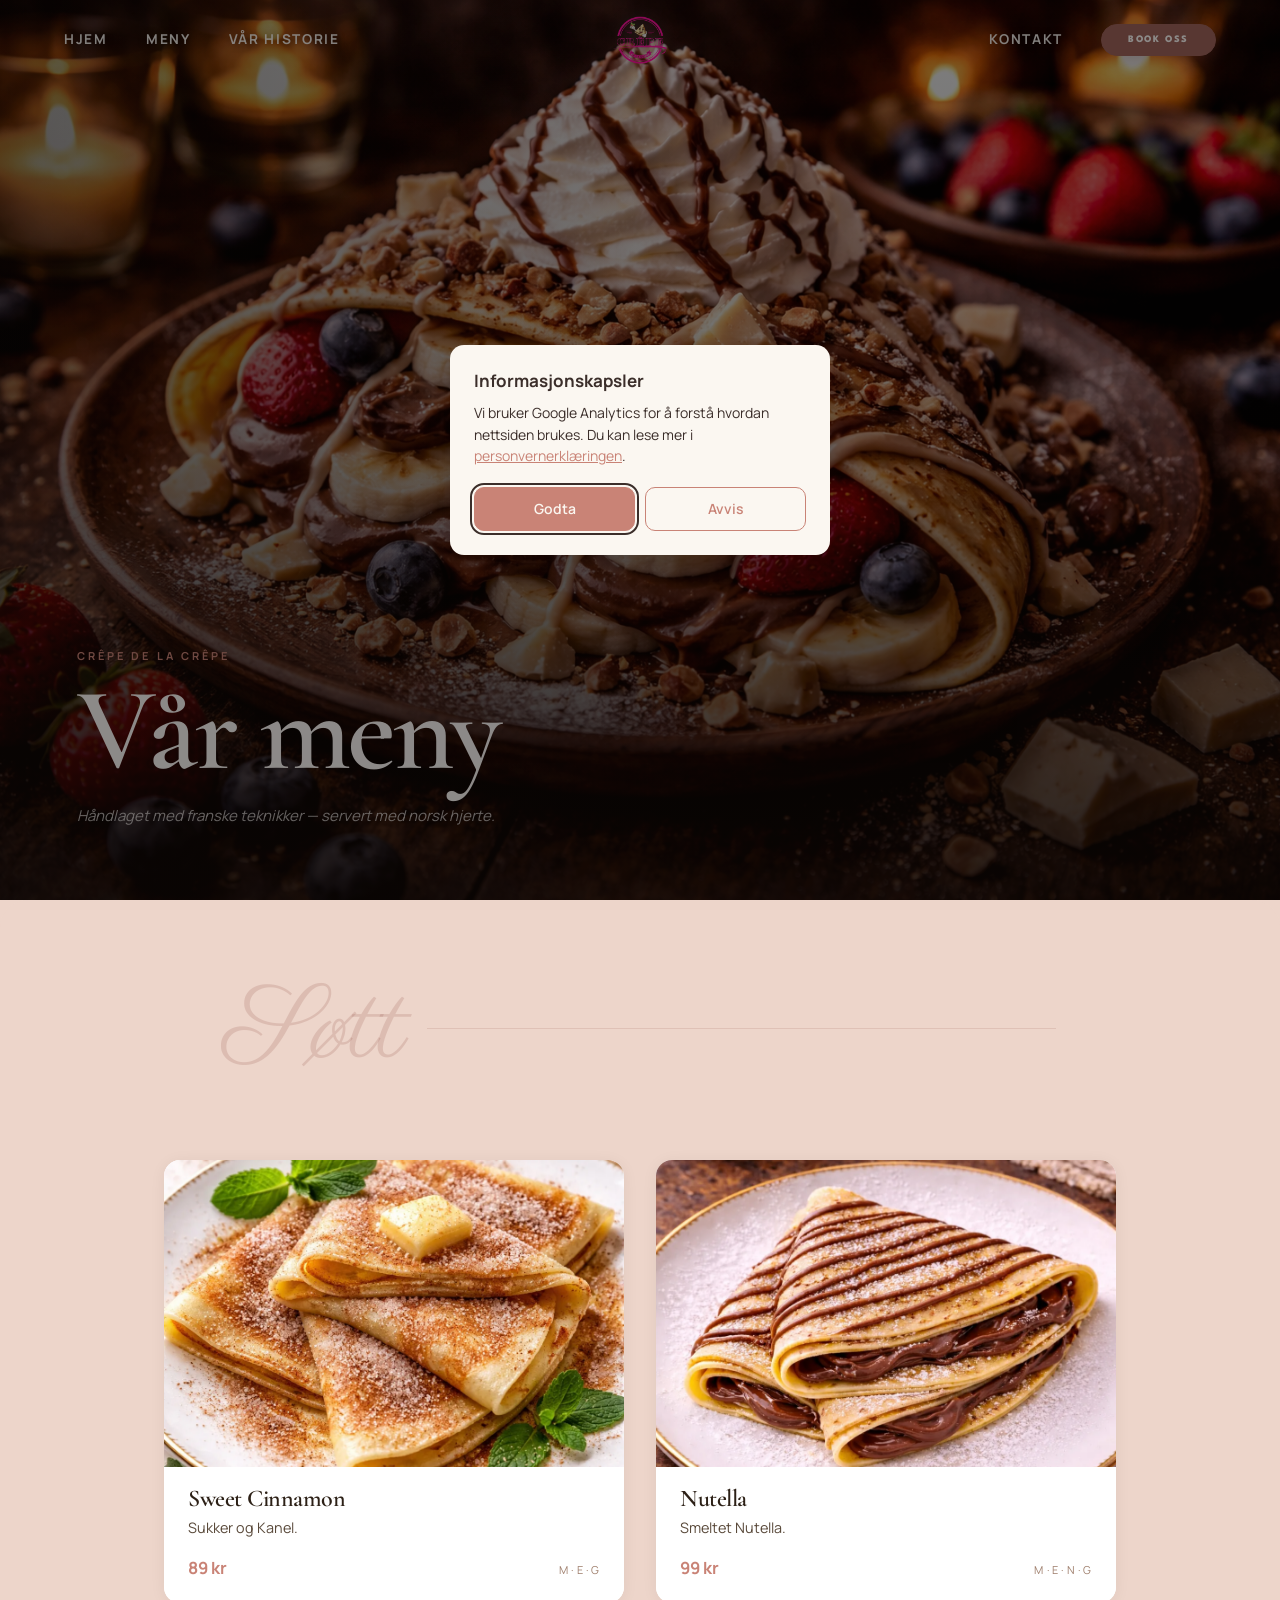
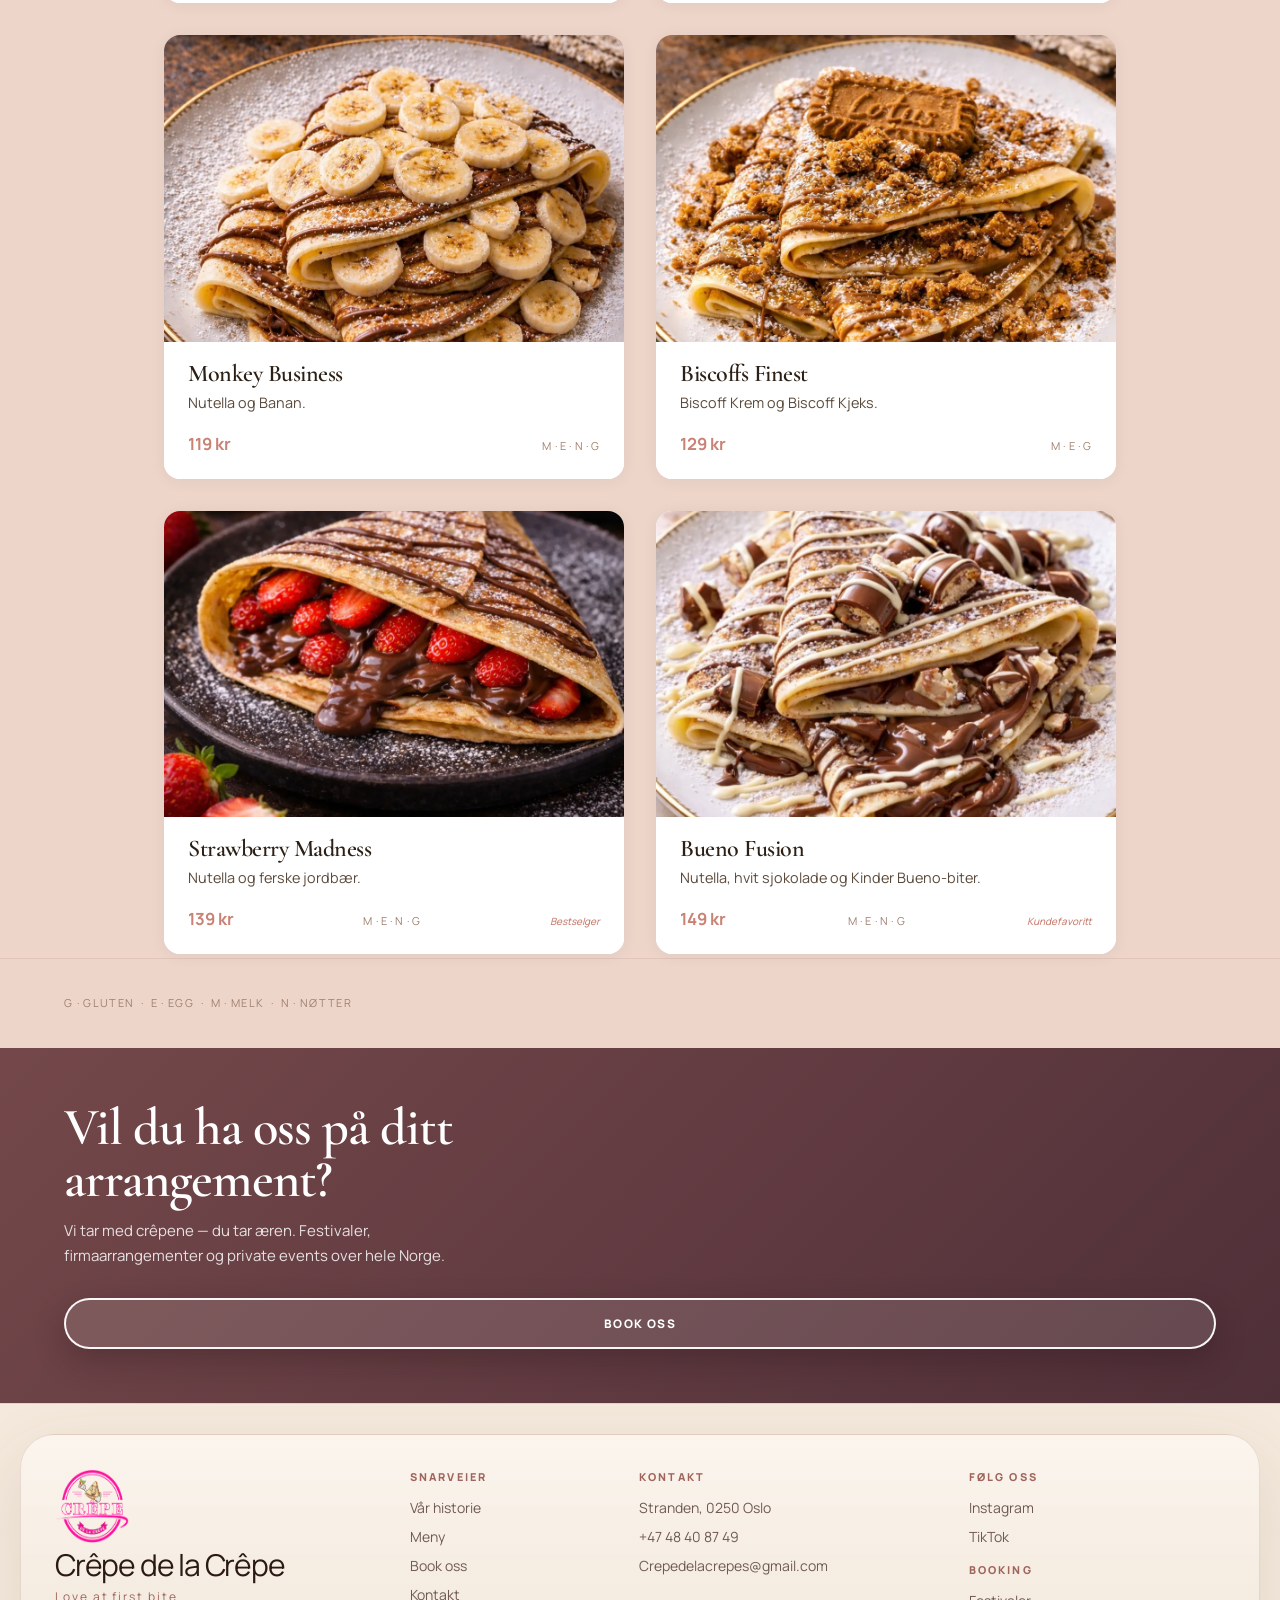
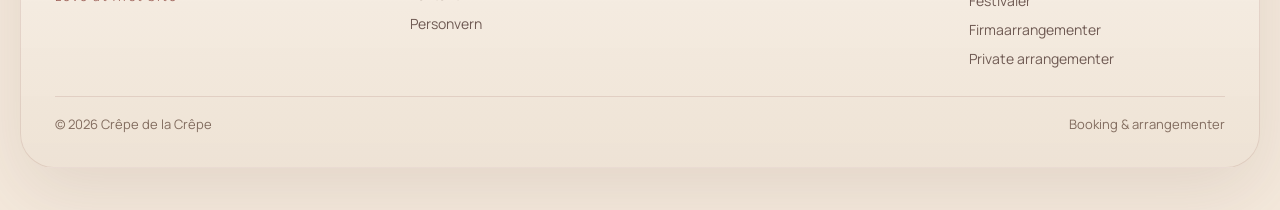
<file: meny.html>
<!DOCTYPE html>
<html lang="nb">
<head>
  <meta charset="UTF-8" />
  <meta name="viewport" content="width=device-width, initial-scale=1.0" />
  <title>Meny | Crêpe de la Crêpe Oslo</title>
  <meta name="description" content="Se menyen hos Crêpe de la Crêpe med søte og salte crêpes i Oslo." />
  <link rel="canonical" href="https://www.crepedelacrepe.no/meny.html" />

  <meta property="og:type" content="website" />
  <meta property="og:locale" content="nb_NO" />
  <meta property="og:site_name" content="Crêpe de la Crêpe" />
  <meta property="og:title" content="Meny | Crêpe de la Crêpe Oslo" />
  <meta property="og:description" content="Se menyen hos Crêpe de la Crêpe med søte og salte crêpes i Oslo." />
  <meta property="og:url" content="https://www.crepedelacrepe.no/meny.html" />
  <meta property="og:image" content="https://www.crepedelacrepe.no/crepe-logo-transparent.png" />
  <meta name="twitter:card" content="summary_large_image" />
  <meta name="twitter:title" content="Meny | Crêpe de la Crêpe Oslo" />
  <meta name="twitter:description" content="Se menyen hos Crêpe de la Crêpe med søte og salte crêpes i Oslo." />
  <meta name="twitter:image" content="https://www.crepedelacrepe.no/crepe-logo-transparent.png" />
  <link rel="icon" type="image/png" href="crepe-logo-transparent.png" />

  <link rel="preconnect" href="https://fonts.googleapis.com">
  <link rel="preconnect" href="https://fonts.gstatic.com" crossorigin>
  <link href="https://fonts.googleapis.com/css2?family=Manrope:wght@400;500;600;700;800&family=Parisienne&family=Cormorant+Garamond:ital,wght@0,400;0,500;0,600;0,700;1,400;1,500;1,600;1,700&display=swap" rel="stylesheet">
  <link rel="preload" as="image" href="hero-meny.jpg" />
  <link rel="stylesheet" href="./navbar.css">

  <style>
    :root {
      --paper: #f7f1e7;
      --cream: #f3eadf;
      --blush: #ead9d2;
      --flamingo-soft: #e9c8c0;
      --flamingo-muted: #d08f82;
      --flamingo-deep: #9f645b;
      --ink: #3b2e2a;
      --ink-soft: #6f5a53;
      --line: rgba(147, 97, 86, 0.17);
      --glass: rgba(247, 241, 231, 0.72);
      --text: var(--ink);
      --muted: var(--ink-soft);
      --muted-soft: rgba(111, 90, 83, 0.78);
      --accent: #c98376;
      --accent-2: #9f645b;
      --accent-soft: var(--blush);
      --bg-1: #fbf7f1;
      --bg-2: #f3e8dc;
      --white: #fffaf7;
      --max: 1240px;
      --radius: 30px;
      --shadow: 0 24px 70px rgba(103, 75, 67, 0.12);
      --shadow-soft: 0 12px 30px rgba(103, 75, 67, 0.09);
    }

    /* ── BASE ── */
    *, *::before, *::after { box-sizing: border-box; }
    html { scroll-behavior: smooth; }
    body { margin: 0; font-family: "Manrope", sans-serif; color: #2C2016; background: #EDD5CA; }
    a { color: inherit; text-decoration: none; }
    img { display: block; max-width: 100%; }
    button { font: inherit; cursor: pointer; border: none; background: none; padding: 0; }
    .container { width: min(1240px, calc(100% - 32px)); margin: 0 auto; }
    :is(a,button):focus-visible { outline: 2px solid rgba(159,100,91,0.4); outline-offset: 2px; }

    /* ── BUTTONS ── */
    .btn {
      display: inline-flex; align-items: center; justify-content: center;
      min-height: 52px; padding: 14px 28px; border-radius: 999px;
      border: 1px solid transparent; font-size: 0.7rem; font-weight: 800;
      letter-spacing: 0.1em; text-transform: uppercase; gap: 10px;
      transition: transform 0.22s ease, box-shadow 0.22s ease, filter 0.22s ease;
    }
    .btn:hover { transform: translateY(-2px); }
    .btn-primary {
      background: linear-gradient(135deg, #c98376, #9f645b);
      color: #fffaf7; box-shadow: 0 10px 24px rgba(130,89,80,0.24);
    }
    .btn-primary:hover { box-shadow: 0 14px 30px rgba(130,89,80,0.3); filter: brightness(1.04); }

    /* ── HERO — sticky parallax cover ── */
    .menu-hero {
      position: sticky;
      top: 0;
      height: 100vh;
      min-height: 560px;
      overflow: hidden;
      display: flex;
      align-items: flex-end;
      z-index: 0;
    }
    .menu-hero-bg {
      position: absolute;
      inset: 0;
      background-image: url('hero-meny.jpg');
      background-size: cover;
      background-position: center;
    }
    .menu-hero-overlay {
      position: absolute;
      inset: 0;
      background:
        linear-gradient(to top, rgba(20,10,6,0.78) 0%, rgba(20,10,6,0.22) 50%, rgba(20,10,6,0.1) 100%),
        linear-gradient(to right, rgba(20,10,6,0.32) 0%, transparent 55%);
    }
    .menu-hero-content {
      position: relative;
      z-index: 2;
      padding: 0 clamp(24px, 6vw, 96px) clamp(52px, 8vh, 88px);
      max-width: 820px;
    }
    .menu-hero-eyebrow {
      font-family: "Manrope", sans-serif;
      font-size: 11px; font-weight: 700; letter-spacing: 0.28em; text-transform: uppercase;
      color: #c98376; margin: 0 0 16px;
      opacity: 0; transform: translateY(16px);
      animation: heroUp 0.7s ease-out 0.4s forwards;
    }
    .menu-hero-h1 {
      font-family: "Cormorant Garamond", serif;
      font-size: clamp(60px, 10vw, 118px); font-weight: 600; color: #fffaf7;
      margin: 0 0 20px; letter-spacing: -0.03em; line-height: 0.88;
      opacity: 0; transform: translateY(20px);
      animation: heroUp 0.7s ease-out 0.55s forwards;
    }
    .menu-hero-sub {
      font-family: "Manrope", sans-serif;
      font-size: 15px; color: rgba(255,250,247,0.7); font-style: italic;
      margin: 0; line-height: 1.7;
      opacity: 0; transform: translateY(14px);
      animation: heroUp 0.7s ease-out 0.7s forwards;
    }
    @keyframes heroUp { to { opacity:1; transform:translateY(0); } }

    /* ── MENU BODY — sits on top of sticky hero ── */
    .menu-body {
      position: relative;
      z-index: 1;
      background: #EDD5CA;
      border-radius: 28px 28px 0 0;
      overflow: hidden;
      padding-top: clamp(48px, 7vw, 80px);
    }

    /* ── SECTION DIVIDER ── */
    .section-divider {
      padding: 0 clamp(20px, 5vw, 64px) clamp(32px, 5vw, 52px);
      display: flex;
      align-items: baseline;
      gap: 20px;
    }
    .section-divider-word {
      font-family: "Parisienne", cursive;
      font-size: clamp(64px, 11vw, 104px);
      color: rgba(159,100,91,0.22);
      line-height: 1;
      pointer-events: none;
      user-select: none;
    }
    .section-divider-line {
      flex: 1;
      height: 1px;
      background: rgba(159,100,91,0.18);
      align-self: center;
      margin-bottom: 8px;
    }

    /* ── MENU GRID ── */
    .menu-grid {
      display: grid;
      grid-template-columns: repeat(2, 1fr);
      gap: clamp(2px, 0.4vw, 4px);
      padding: 0 clamp(2px, 0.4vw, 4px) clamp(2px, 0.4vw, 4px);
    }

    /* First item in each section is full width */
    .menu-grid .menu-card:first-child {
      grid-column: 1 / -1;
    }

    /* ── MENU CARD ── */
    .menu-card {
      position: relative;
      overflow: hidden;
      background: #E4C8BC;
      cursor: default;
      opacity: 0;
      transform: translateY(28px);
      transition: opacity 0.6s ease, transform 0.6s ease;
    }
    .menu-card.visible { opacity: 1; transform: translateY(0); }

    .menu-card-img {
      width: 100%;
      display: block;
      object-fit: cover;
      height: 280px;
      transition: transform 0.5s ease;
    }
    /* Full width featured card gets taller image */
    .menu-card:first-child .menu-card-img {
      height: clamp(340px, 45vw, 520px);
    }

    .menu-card:hover .menu-card-img {
      transform: scale(1.03);
    }

    .menu-card-info {
      padding: clamp(14px, 2.5vw, 22px) clamp(16px, 2.8vw, 26px) clamp(18px, 3vw, 28px);
      background: #EDD5CA;
    }

    .menu-card-name {
      font-family: "Cormorant Garamond", serif;
      font-size: clamp(22px, 3.2vw, 34px);
      font-weight: 500;
      color: #2C2016;
      letter-spacing: -0.02em;
      line-height: 1;
      margin: 0 0 6px;
    }

    .menu-card-desc {
      font-family: "Manrope", sans-serif;
      font-size: 13px;
      color: #7a5e56;
      font-style: italic;
      line-height: 1.55;
      margin: 0 0 10px;
    }

    .menu-card-footer {
      display: flex;
      align-items: baseline;
      justify-content: space-between;
      gap: 12px;
      flex-wrap: wrap;
    }

    .menu-card-price {
      font-family: "Manrope", sans-serif;
      font-size: 16px;
      font-weight: 700;
      color: #9f645b;
      white-space: nowrap;
    }

    .menu-card-allergens {
      font-family: "Manrope", sans-serif;
      font-size: 11px;
      color: #a0806e;
      letter-spacing: 0.06em;
    }

    .menu-card-tag {
      font-family: "Manrope", sans-serif;
      font-size: 10px;
      font-style: italic;
      color: #c98376;
      font-weight: 500;
    }

    /* ── ALLERGEN SECTION ── */
    .allergen-section {
      background: #EDD5CA;
      padding: 36px clamp(24px, 6vw, 64px) 28px;
      border-top: 1px solid rgba(159,100,91,0.14);
    }
    .allergen-line {
      font-family: "Manrope", sans-serif;
      font-size: 11px; color: #a0806e; letter-spacing: 0.12em;
      text-transform: uppercase; margin: 0 0 10px;
    }
    .allergen-note {
      font-family: "Manrope", sans-serif;
      font-size: 12px; color: #a0806e; line-height: 1.65; max-width: 480px; margin: 0;
    }

    /* ── CTA ── */
    .menu-cta {
      background: linear-gradient(135deg, #74484A 0%, #4F2F38 100%);
      padding: clamp(34px, 5vw, 54px) clamp(24px, 6vw, 64px);
      display: grid;
      gap: 0;
    }
    .menu-cta h2 {
      font-family: "Cormorant Garamond", serif;
      font-size: clamp(32px, 4.1vw, 56px); font-weight: 600; color: #fff;
      margin: 0 0 12px; letter-spacing: -0.02em; line-height: 1;
      max-width: 16ch;
    }
    .menu-cta p {
      font-family: "Manrope", sans-serif;
      font-size: 15px; color: rgba(255,255,255,0.84); max-width: 46ch;
      margin: 0 0 30px; line-height: 1.65;
    }
    .btn-cta {
      display: inline-flex; align-items: center; justify-content: center;
      padding: 15px 38px; border-radius: 999px; border: 2px solid rgba(255,255,255,0.95);
      background: rgba(255,255,255,0.12); color: #fff;
      font-family: "Manrope", sans-serif; font-size: 0.74rem; font-weight: 800;
      letter-spacing: 0.12em; text-transform: uppercase;
      box-shadow: 0 12px 30px rgba(36, 14, 22, 0.28);
      transition: background 0.22s ease, color 0.22s ease, transform 0.22s ease, box-shadow 0.22s ease;
    }
    .btn-cta:hover { background: #fff; color: #9f645b; transform: translateY(-2px); box-shadow: 0 15px 36px rgba(36, 14, 22, 0.3); }

    /* ── FOOTER ── */
    .footer { padding: 30px 0 42px; border-top: 1px solid var(--line); background: #f4e9dc; }
    .footer-shell {
      background: linear-gradient(180deg, rgba(251,245,238,0.92), rgba(237,226,212,0.95));
      border: 1px solid var(--line); border-radius: 34px; padding: 34px;
      box-shadow: var(--shadow);
    }
    .footer-grid { display: grid; grid-template-columns: 1.05fr 0.7fr 1fr 0.85fr; gap: 28px; align-items: start; }
    .footer-brand { display: grid; gap: 18px; align-content: start; min-width: 0; }
    .footer-brand .brand { justify-self: start; gap: 16px; }
    .footer .brand-logo-wrap { width: 82px; height: 82px; border-radius: 24px; flex-shrink: 0; }
    .footer .brand-title { color: #2b1a14; text-shadow: none; font-size: 30px; line-height: 0.95; letter-spacing: -0.04em; white-space: nowrap; }
    .footer .brand-subtitle { color: #9f645b; margin-top: 8px; font-size: 12px; letter-spacing: 0.16em; }
    .footer-block h4 { margin: 0 0 14px; font-size: 0.68rem; font-weight: 800; letter-spacing: 0.2em; text-transform: uppercase; color: var(--flamingo-deep); }
    .footer-links, .footer-list { display: grid; gap: 10px; }
    .footer-links a, .footer-list a, .footer-list div { color: var(--muted); font-size: 14px; transition: color 0.2s ease; }
    .footer-links a:hover, .footer-list a:hover { color: var(--text); }
    .footer-shortcuts { margin-left: 10px; }
    .footer-mini { margin-top: 28px; padding-top: 18px; border-top: 1px solid var(--line); display: flex; flex-wrap: wrap; justify-content: space-between; gap: 12px; color: #826c5f; font-size: 13px; }

    /* ── BACK TO TOP ── */
    .back-to-top {
      position: fixed; right: 18px; bottom: 18px; z-index: 140;
      width: 54px; height: 54px; border: 1px solid rgba(110,78,67,0.18);
      border-radius: 999px; background: rgba(255,250,245,0.88); color: var(--text);
      box-shadow: 0 16px 34px rgba(56,33,20,0.14); display: grid; place-items: center;
      font-size: 22px; font-weight: 800; cursor: pointer; opacity: 0; pointer-events: none;
      transform: translateY(8px); transition: opacity 0.22s ease, transform 0.22s ease;
      backdrop-filter: blur(10px);
    }
    .back-to-top.visible { opacity: 1; pointer-events: auto; transform: translateY(0); }
    .back-to-top:hover { background: rgba(255,255,255,0.98); border-color: rgba(199,149,99,0.34); }

    /* ── RESPONSIVE ── */
    @media (max-width: 1180px) {
      .footer-grid { grid-template-columns: 1fr 1fr; }
      .footer-brand { grid-column: 1 / -1; }
    }
    @media (max-width: 720px) {
      .footer-grid { grid-template-columns: 1fr; }
      .footer-shortcuts { margin-left: 0; }
      .footer .brand-title { white-space: normal; font-size: 28px; }
      .back-to-top { right: 14px; bottom: 14px; width: 50px; height: 50px; }
      .menu-grid { grid-template-columns: 1fr; }
      .menu-card:first-child { grid-column: 1; }
    }
    @media (max-width: 640px) {
      .container { width: min(1240px, calc(100% - 20px)); }
      .menu-hero { min-height: 480px; }
      .menu-body { border-radius: 18px 18px 0 0; }
      .allergen-section { padding: 28px 20px 24px; }
      .menu-cta { padding: 32px 20px; }
      .footer-shell { padding: 24px 18px; border-radius: 20px; }
      .menu-card-img { height: 220px; }
      .menu-card:first-child .menu-card-img { height: clamp(260px, 60vw, 360px); }
    }

    /* ── DESKTOP MENU LAYOUT UPGRADE ── */
    @media (min-width: 769px) {

      /* 2-column grid for menu cards */
      .menu-grid {
        display: grid;
        grid-template-columns: 1fr 1fr;
        gap: 2rem;
        max-width: 960px;
        margin: 0 auto;
        padding: 0 clamp(2px, 0.4vw, 4px) clamp(2px, 0.4vw, 4px);
      }

      /* First card no longer spans full width on desktop */
      .menu-grid .menu-card:first-child {
        grid-column: unset;
      }

      /* Section headers span full width when inside the grid */
      .menu-grid .section-divider {
        grid-column: 1 / -1;
        margin-bottom: 1.5rem;
      }

      /* Card styling */
      .menu-card {
        background: #FFFFFF;
        border-radius: 16px;
        overflow: hidden;
        box-shadow: 0 2px 16px rgba(0,0,0,0.06);
        transition: opacity 0.6s ease, transform 0.6s ease, box-shadow 0.25s ease;
      }

      .menu-card:hover {
        transform: translateY(-4px);
        box-shadow: 0 8px 30px rgba(0,0,0,0.10);
      }

      /* Override the visible state to respect hover transform */
      .menu-card.visible {
        opacity: 1;
        transform: translateY(0);
      }

      .menu-card.visible:hover {
        transform: translateY(-4px);
      }

      /* Card image: uniform 3:2 aspect ratio */
      .menu-card-img {
        aspect-ratio: 3 / 2;
        object-fit: cover;
        width: 100%;
        height: auto;
      }

      /* First card image: same 3:2, no special taller treatment */
      .menu-card:first-child .menu-card-img {
        aspect-ratio: 3 / 2;
        height: auto;
      }

      /* Text area */
      .menu-card-info {
        padding: 1.25rem 1.5rem 1.5rem;
        background: #FFFFFF;
      }

      /* Dish name */
      .menu-card-name {
        font-family: 'Cormorant Garamond', serif;
        font-size: 1.5rem;
        font-weight: 600;
        color: #2C2016;
        margin: 0 0 6px;
      }

      /* Description */
      .menu-card-desc {
        font-family: 'Manrope', sans-serif;
        font-size: 0.9rem;
        color: #5a4a3b;
        line-height: 1.5;
        font-style: normal;
        margin: 0 0 10px;
      }

      /* Price */
      .menu-card-price {
        font-family: 'Manrope', sans-serif;
        font-weight: 700;
        font-size: 1.05rem;
        color: #c98376;
        margin-top: 0.5rem;
      }

      /* Section dividers: full width, centered above their grids */
      .section-divider {
        max-width: 960px;
        margin-left: auto;
        margin-right: auto;
        text-align: center;
        justify-content: center;
        margin-bottom: 1.5rem;
      }
    }

    @media (prefers-reduced-motion: reduce) {
      html { scroll-behavior: auto; }
      *, *::before, *::after {
        animation-duration: 0.01ms !important;
        animation-iteration-count: 1 !important;
        transition-duration: 0.01ms !important;
      }
    }
  </style>



  <script type="application/ld+json">
  {
    "@context": "https://schema.org",
    "@type": "FoodEstablishment",
    "name": "Crêpe de la Crêpe",
    "url": "https://www.crepedelacrepe.no/",
    "image": "https://www.crepedelacrepe.no/crepe-logo-transparent.png",
    "telephone": "+4748408749",
    "servesCuisine": ["French", "Crêpes", "Street Food"],
    "address": {
      "@type": "PostalAddress",
      "streetAddress": "Stranden",
      "addressLocality": "Oslo",
      "postalCode": "0250",
      "addressCountry": "NO"
    },
    "hasMenu": {
      "@type": "Menu",
      "name": "Meny",
      "inLanguage": "nb",
      "hasMenuSection": {
        "@type": "MenuSection",
        "name": "Søtt",
        "hasMenuItem": [
          { "@type": "MenuItem", "name": "Sweet Cinnamon", "description": "Sukker og kanel", "offers": { "@type": "Offer", "price": "89", "priceCurrency": "NOK" } },
          { "@type": "MenuItem", "name": "Nutella", "description": "Smeltet Nutella", "offers": { "@type": "Offer", "price": "99", "priceCurrency": "NOK" } },
          { "@type": "MenuItem", "name": "Monkey Business", "description": "Nutella og banan", "offers": { "@type": "Offer", "price": "119", "priceCurrency": "NOK" } },
          { "@type": "MenuItem", "name": "Biscoffs Finest", "description": "Biscoff-krem og Biscoff-kjeks", "offers": { "@type": "Offer", "price": "129", "priceCurrency": "NOK" } },
          { "@type": "MenuItem", "name": "Strawberry Madness", "description": "Nutella og ferske jordbær", "offers": { "@type": "Offer", "price": "139", "priceCurrency": "NOK" } },
          { "@type": "MenuItem", "name": "Bueno Fusion", "description": "Nutella, hvit sjokolade og Kinder Bueno-biter", "offers": { "@type": "Offer", "price": "149", "priceCurrency": "NOK" } }
        ]
      }
    }
  }
  </script>
</head>

<body id="top">

  <script src="./navbar.js"></script>

  <main>

  <!-- HERO — sticky, content slides over it -->
  <section class="menu-hero" aria-label="Meny hero">
    <div class="menu-hero-bg"></div>
    <div class="menu-hero-overlay" aria-hidden="true"></div>
    <div class="menu-hero-content">
      <p class="menu-hero-eyebrow">Crêpe de la Crêpe</p>
      <h1 class="menu-hero-h1">Vår meny</h1>
      <p class="menu-hero-sub">Håndlaget med franske teknikker — servert med norsk hjerte.</p>
    </div>
  </section>

  <!-- MENU BODY — slides up over sticky hero -->
  <div class="menu-body" id="menuBody">

    <!-- SØTT -->
    <div class="section-divider" aria-hidden="true">
      <span class="section-divider-word">Søtt</span>
      <div class="section-divider-line"></div>
    </div>

    <div class="menu-grid" id="gridSweet">

      <div class="menu-card">
        <picture>
          <source srcset="sweet-cinnamon.webp" type="image/webp">
          <img class="menu-card-img" src="sweet-cinnamon.jpg" alt="Sweet Cinnamon crêpe" loading="eager" width="1024" height="1536">
        </picture>
        <div class="menu-card-info">
          <h2 class="menu-card-name">Sweet Cinnamon</h2>
          <p class="menu-card-desc">Sukker og Kanel.</p>
          <div class="menu-card-footer">
            <span class="menu-card-price">89 kr</span>
            <span class="menu-card-allergens">M · E · G</span>
          </div>
        </div>
      </div>

      <div class="menu-card">
        <picture>
          <source srcset="nutella-crepe.webp" type="image/webp">
          <img class="menu-card-img" src="nutella-crepe.jpg" alt="Nutella crêpe" loading="lazy" width="1024" height="1536">
        </picture>
        <div class="menu-card-info">
          <h2 class="menu-card-name">Nutella</h2>
          <p class="menu-card-desc">Smeltet Nutella.</p>
          <div class="menu-card-footer">
            <span class="menu-card-price">99 kr</span>
            <span class="menu-card-allergens">M · E · N · G</span>
          </div>
        </div>
      </div>

      <div class="menu-card">
        <picture>
          <source srcset="monkey-business.webp" type="image/webp">
          <img class="menu-card-img" src="monkey-business.jpg" alt="Monkey Business crêpe" loading="lazy" width="1024" height="1536">
        </picture>
        <div class="menu-card-info">
          <h2 class="menu-card-name">Monkey Business</h2>
          <p class="menu-card-desc">Nutella og Banan.</p>
          <div class="menu-card-footer">
            <span class="menu-card-price">119 kr</span>
            <span class="menu-card-allergens">M · E · N · G</span>
          </div>
        </div>
      </div>

      <div class="menu-card">
        <picture>
          <source srcset="biscoff-finest.webp" type="image/webp">
          <img class="menu-card-img" src="biscoff-finest.jpg" alt="Biscoffs Finest crêpe" loading="lazy" width="1024" height="1536">
        </picture>
        <div class="menu-card-info">
          <h2 class="menu-card-name">Biscoffs Finest</h2>
          <p class="menu-card-desc">Biscoff Krem og Biscoff Kjeks.</p>
          <div class="menu-card-footer">
            <span class="menu-card-price">129 kr</span>
            <span class="menu-card-allergens">M · E · G</span>
          </div>
        </div>
      </div>

      <div class="menu-card">
        <picture>
          <source srcset="strawberry-madness.webp" type="image/webp">
          <img class="menu-card-img" src="strawberry-madness.jpg" alt="Strawberry Madness crêpe" loading="lazy" width="1024" height="1536">
        </picture>
        <div class="menu-card-info">
          <h2 class="menu-card-name">Strawberry Madness</h2>
          <p class="menu-card-desc">Nutella og ferske jordbær.</p>
          <div class="menu-card-footer">
            <span class="menu-card-price">139 kr</span>
            <span class="menu-card-allergens">M · E · N · G</span>
            <span class="menu-card-tag">Bestselger</span>
          </div>
        </div>
      </div>

      <div class="menu-card">
        <picture>
          <source srcset="bueno-fusion.webp" type="image/webp">
          <img class="menu-card-img" src="bueno-fusion.jpg" alt="Bueno Fusion crêpe" loading="lazy" width="1024" height="1536">
        </picture>
        <div class="menu-card-info">
          <h2 class="menu-card-name">Bueno Fusion</h2>
          <p class="menu-card-desc">Nutella, hvit sjokolade og Kinder Bueno-biter.</p>
          <div class="menu-card-footer">
            <span class="menu-card-price">149 kr</span>
            <span class="menu-card-allergens">M · E · N · G</span>
            <span class="menu-card-tag">Kundefavoritt</span>
          </div>
        </div>
      </div>

    </div>

    <!-- ALLERGEN -->
    <section class="allergen-section" aria-label="Allergener">
      <p class="allergen-line">G · Gluten &nbsp;·&nbsp; E · Egg &nbsp;·&nbsp; M · Melk &nbsp;·&nbsp; N · Nøtter</p>
    </section>

    <!-- CTA -->
    <section class="menu-cta" aria-label="Book oss">
      <h2>Vil du ha oss på ditt arrangement?</h2>
      <p>Vi tar med crêpene — du tar æren. Festivaler, firmaarrangementer og private events over hele Norge.</p>
      <a class="btn-cta" href="./book-oss.html" data-cta="meny_cta">Book oss</a>
    </section>

  </div>

  </main>

  <!-- FOOTER -->
  <footer class="footer" id="kontakt">
    <div class="container">
      <div class="footer-shell">
        <div class="footer-grid">
          <div class="footer-brand">
            <a href="#top" class="brand">
              <div class="brand-logo-wrap">
                <img class="brand-logo" src="crepe-logo-transparent.png" alt="Crepe de la Crepe logo" loading="lazy" width="74" height="74">
              </div>
              <div class="brand-text">
                <div class="brand-title">Crêpe de la Crêpe</div>
                <div class="brand-subtitle">Love at first bite</div>
              </div>
            </a>
          </div>

          <div class="footer-block footer-shortcuts">
            <h4>Snarveier</h4>
            <div class="footer-links">
              <a href="./historie.html">Vår historie</a>
              <a href="./meny.html">Meny</a>
              <a href="./book-oss.html" data-cta="footer">Book oss</a>
              <a href="#kontakt">Kontakt</a>
              <a href="./personvern.html">Personvern</a>
            </div>
          </div>

          <div class="footer-block">
            <h4>Kontakt</h4>
            <div class="footer-list">
              <div>Stranden, 0250 Oslo</div>
              <a href="tel:+4748408749">+47 48 40 87 49</a>
              <a href="mailto:Crepedelacrepes@gmail.com">Crepedelacrepes@gmail.com</a>
            </div>

          </div>

          <div class="footer-block">
            <h4>Følg oss</h4>
            <div class="footer-list" style="margin-bottom: 16px;">
              <a href="https://www.instagram.com/crepe_delacrepe/" target="_blank" rel="noopener noreferrer">Instagram</a>
              <a href="https://www.tiktok.com/@crepe_delacrepe" target="_blank" rel="noopener noreferrer">TikTok</a>
            </div>

            <h4>Booking</h4>
            <div class="footer-list">
              <a href="./book-oss.html">Festivaler</a>
              <a href="./book-oss.html">Firmaarrangementer</a>
              <a href="./book-oss.html">Private arrangementer</a>
            </div>
          </div>
        </div>

        <div class="footer-mini">
          <div>© 2026 Crêpe de la Crêpe</div>
          <div>Booking & arrangementer</div>
        </div>
      </div>
    </div>
  </footer>

  <button class="back-to-top" id="backToTop" type="button" aria-label="Til toppen">↑</button>

  <script>
  const backToTop = document.getElementById('backToTop');

  function updateNavState() {
    if (backToTop) backToTop.classList.toggle('visible', window.scrollY > 520);
  }
  updateNavState();
  window.addEventListener('scroll', updateNavState, { passive: true });
  backToTop.addEventListener('click', () => window.scrollTo({ top: 0, behavior: 'smooth' }));

  document.querySelectorAll('a[href="#kontakt"]').forEach(function (link) {
    link.addEventListener('click', function (e) {
      e.preventDefault();
      window.scrollTo({ top: document.body.scrollHeight, behavior: 'smooth' });
    });
  });

  /* ── SCROLL REVEAL — staggered per grid ── */
  const revealObserver = new IntersectionObserver((entries) => {
    entries.forEach(entry => {
      if (!entry.isIntersecting) return;
      const card = entry.target;
      const siblings = Array.from(card.parentElement.children);
      const index = siblings.indexOf(card);
      setTimeout(() => card.classList.add('visible'), index * 80);
      revealObserver.unobserve(card);
    });
  }, { threshold: 0.07 });

  document.querySelectorAll('.menu-card').forEach(card => revealObserver.observe(card));
  </script>

  <script src="./cookies.js"></script>

</body>
</html>
</file>
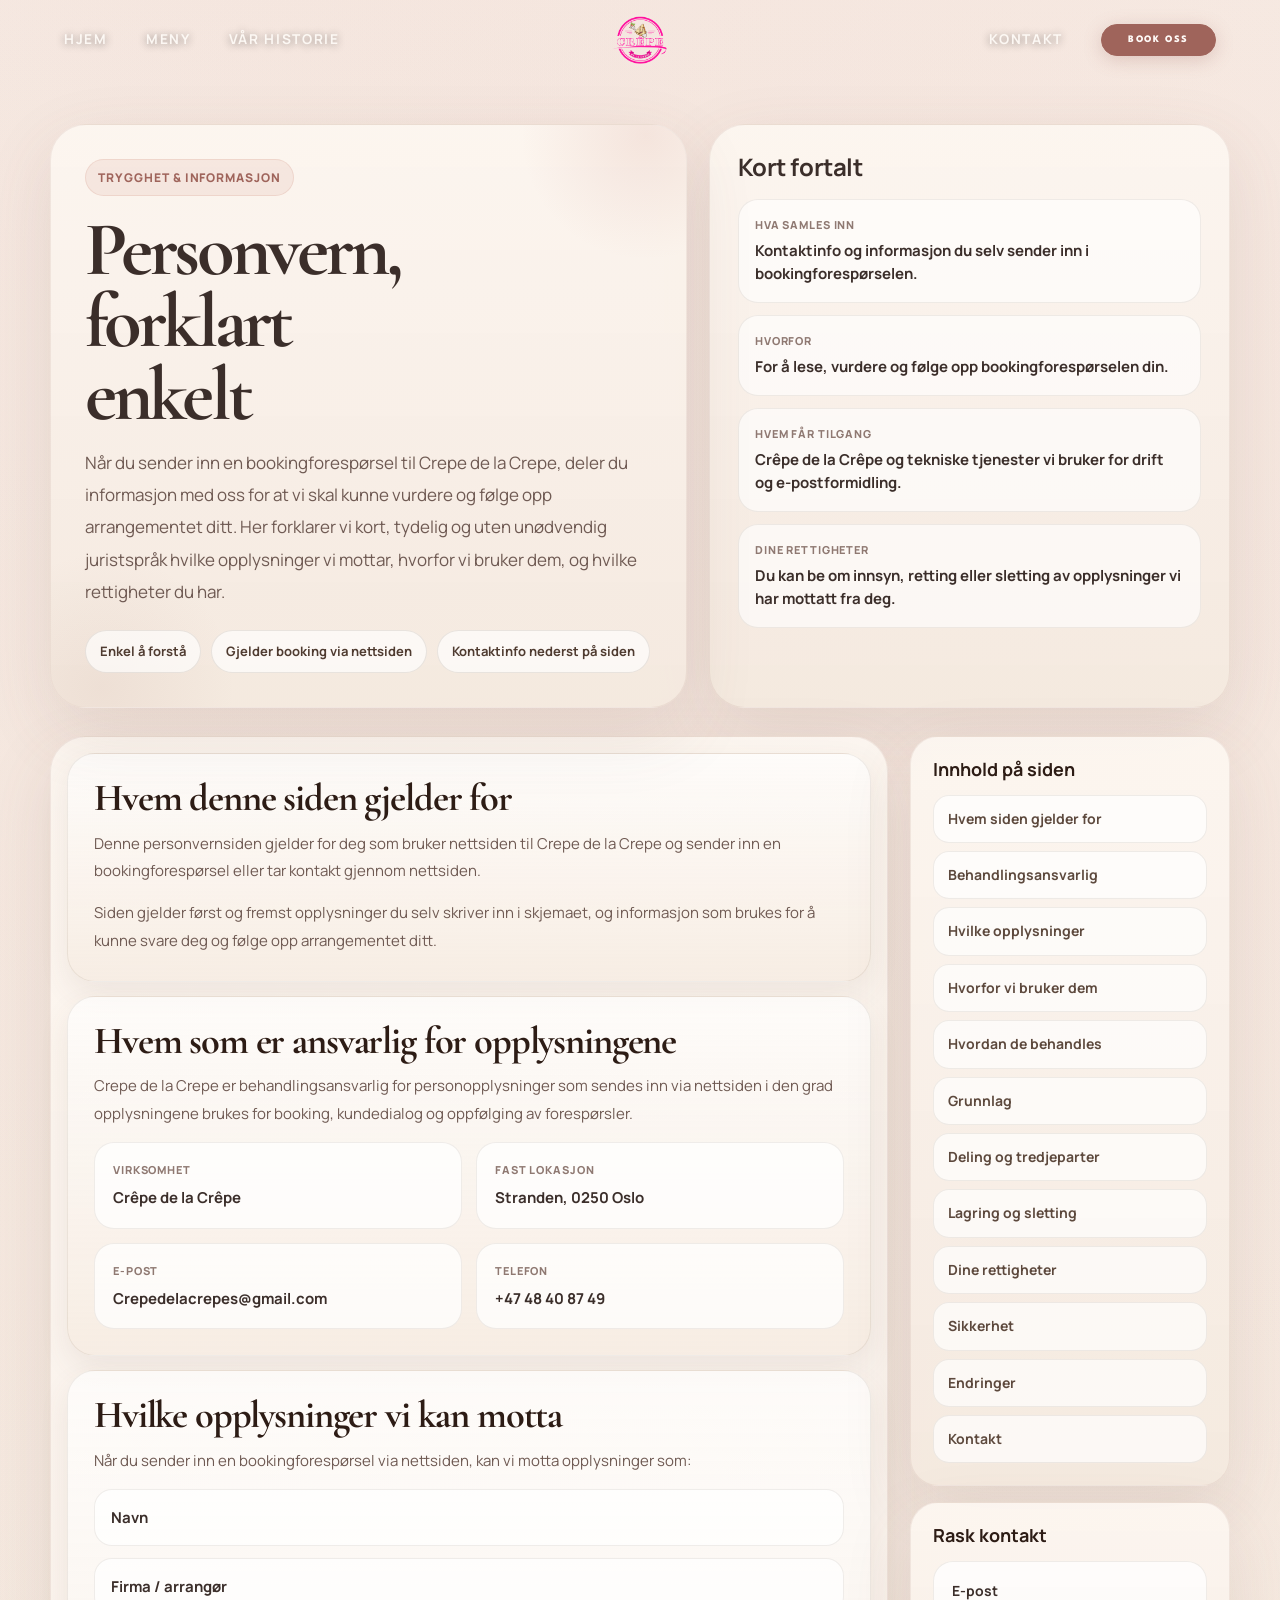
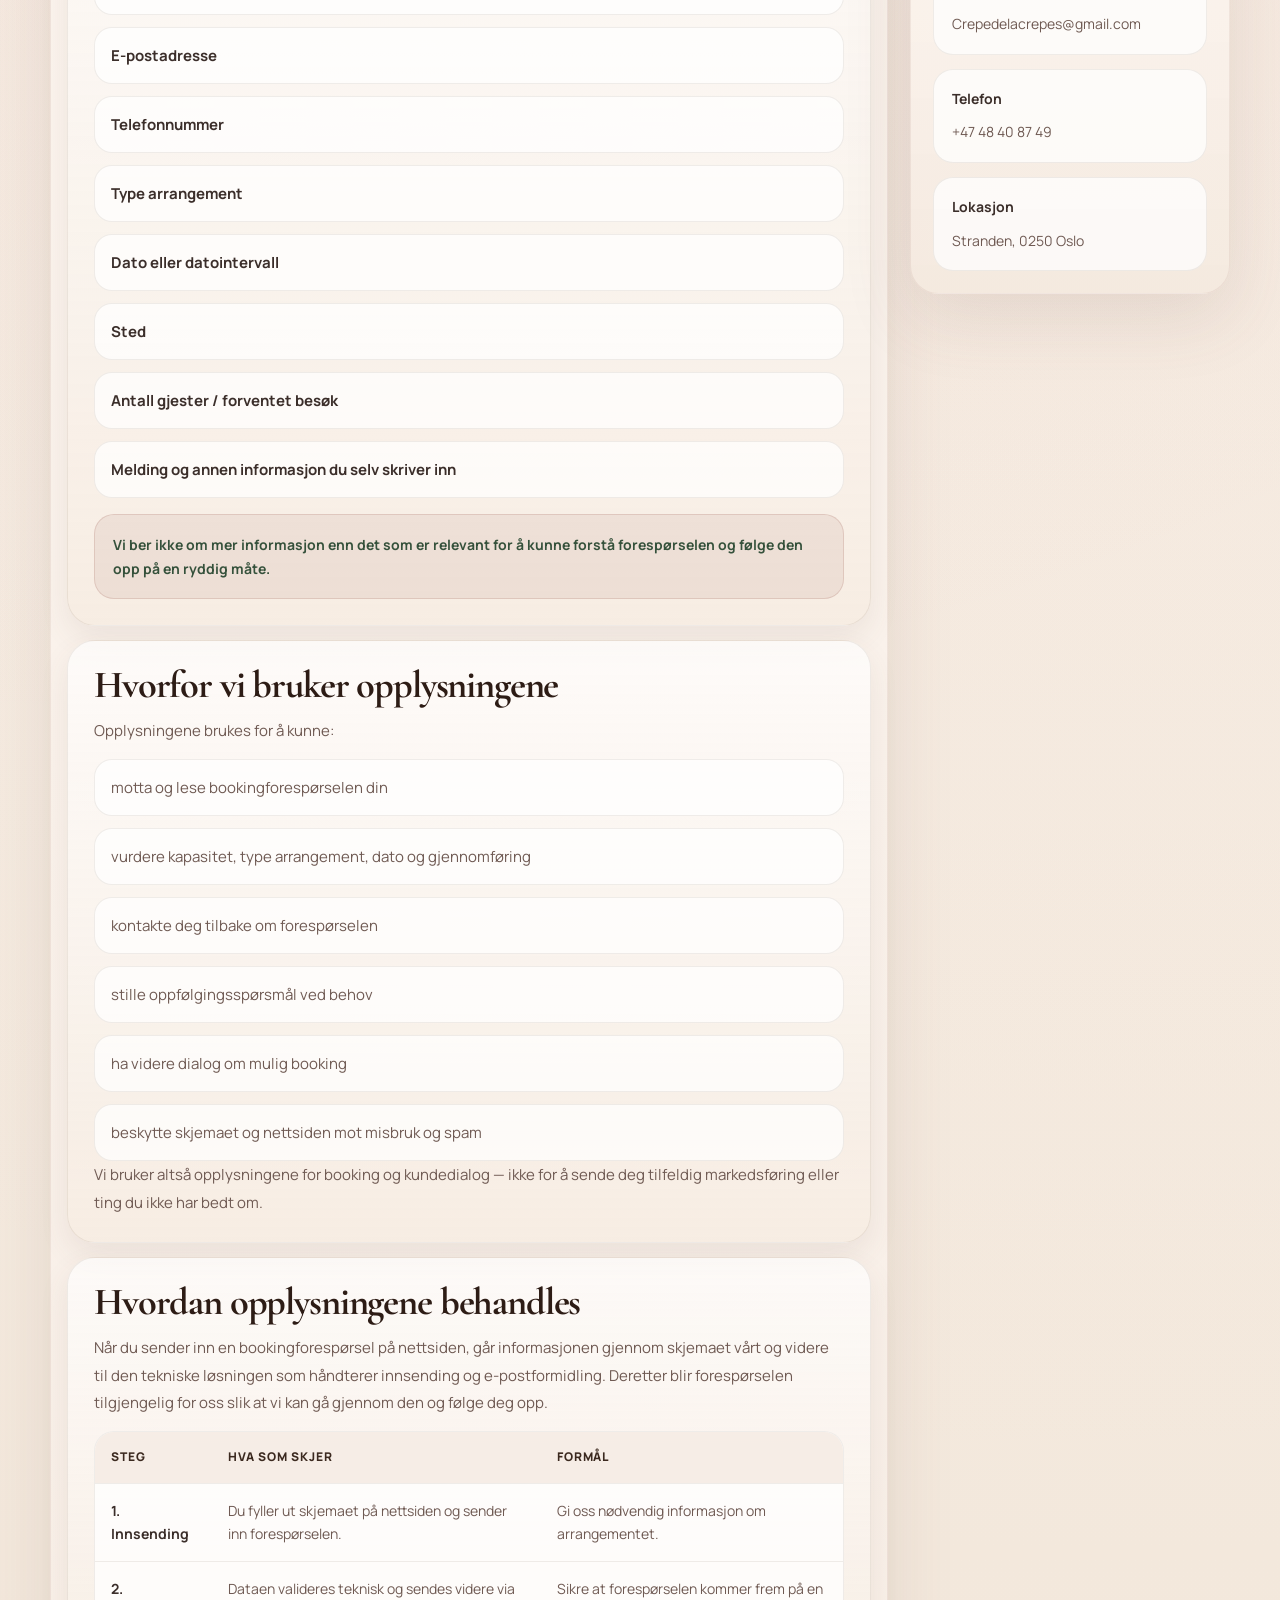
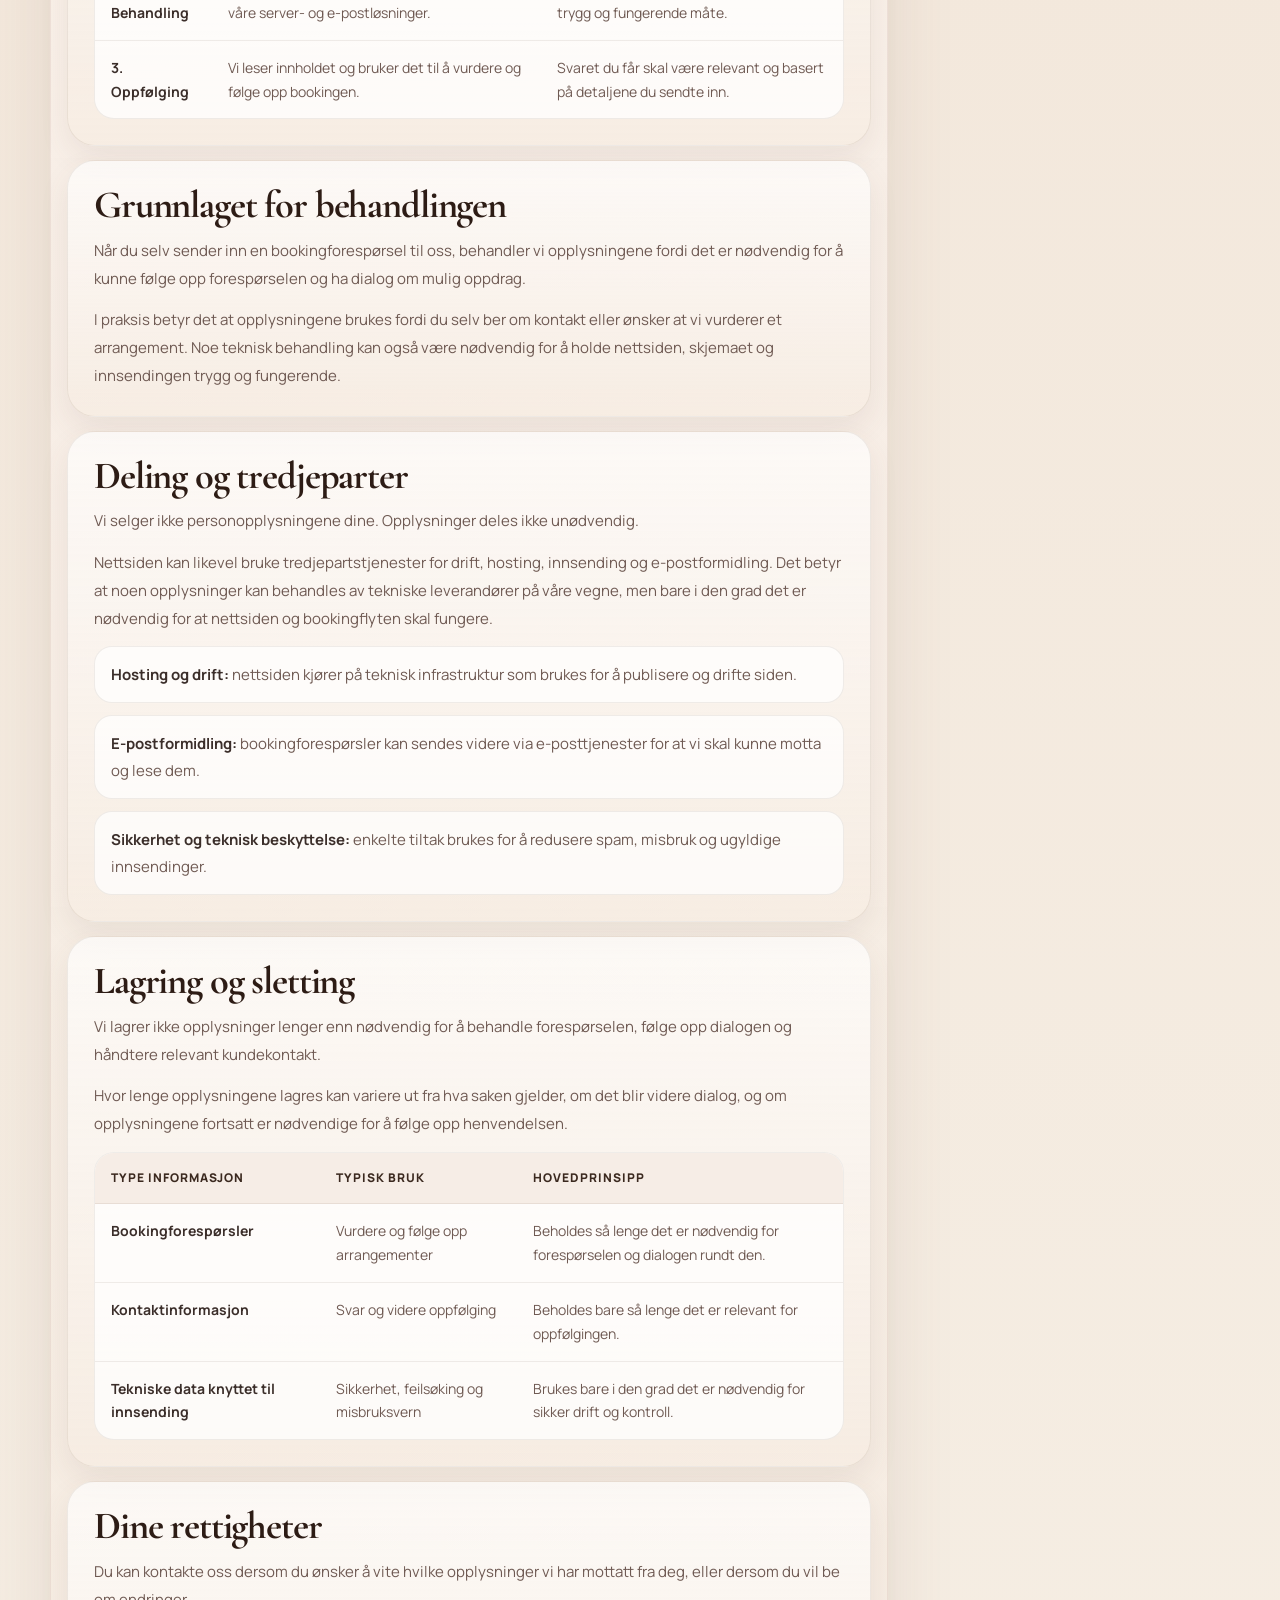
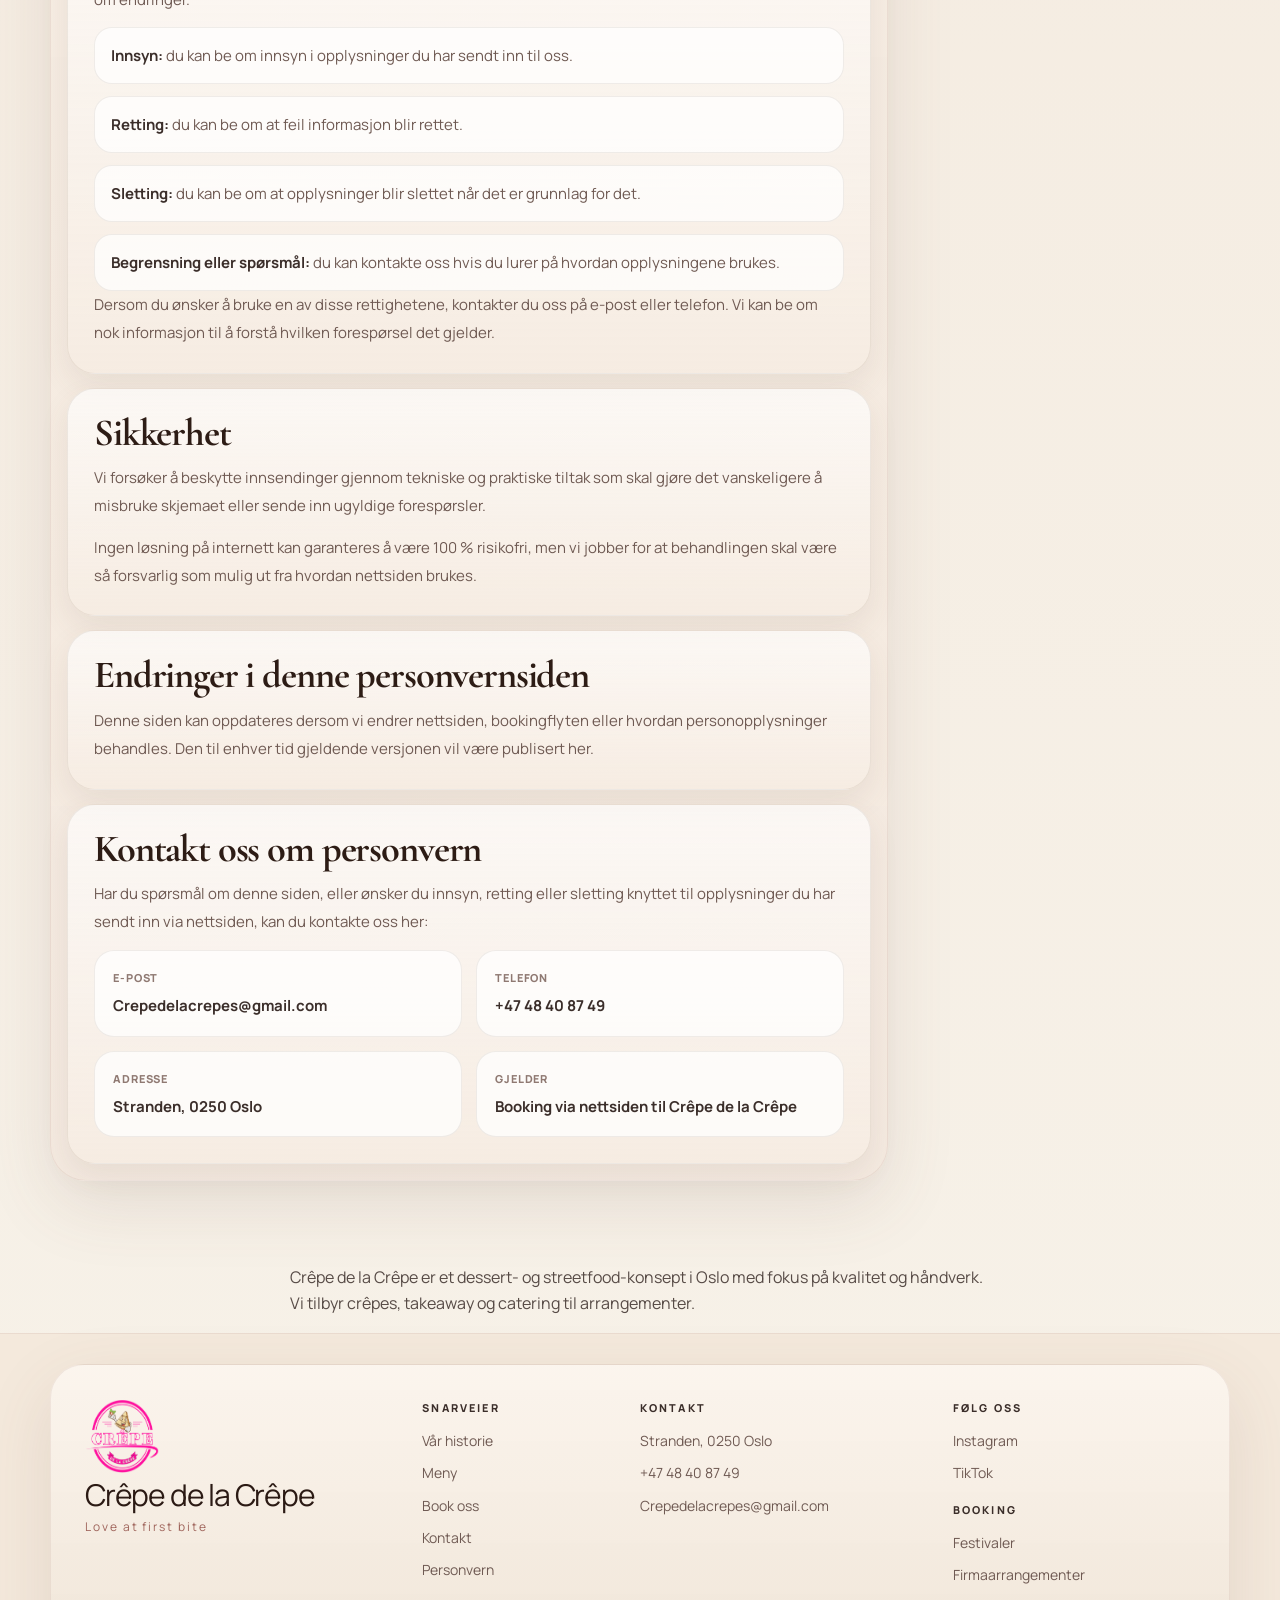
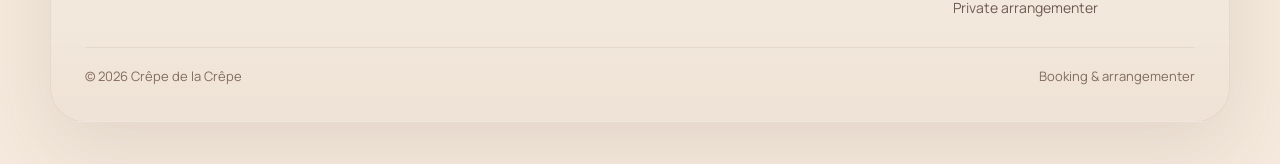
<file: personvern.html>
<!DOCTYPE html>
<html lang="nb">
<head>
  <meta charset="UTF-8" />
  <meta name="viewport" content="width=device-width, initial-scale=1.0" />
  <title>Personvern | Crêpe de la Crêpe</title>
  <meta name="description" content="Personvernerklæring for Crêpe de la Crêpe. Les om hvordan vi håndterer dine personopplysninger.">
  <link rel="icon" type="image/png" href="crepe-logo-transparent.png" />
  <link rel="canonical" href="https://www.crepedelacrepe.no/personvern.html">

  <meta property="og:title" content="Personvern | Crêpe de la Crêpe">
  <meta property="og:description" content="Personvernerklæring for Crêpe de la Crêpe. Les om hvordan vi håndterer dine personopplysninger.">
  <meta property="og:image" content="https://www.crepedelacrepe.no/crepe-logo-transparent.png">
  <meta property="og:url" content="https://www.crepedelacrepe.no/personvern.html">
  <meta property="og:type" content="website">
  <meta property="og:locale" content="nb_NO" />
  <meta property="og:site_name" content="Crêpe de la Crêpe" />
  <meta name="twitter:card" content="summary_large_image">
  <meta name="twitter:title" content="Personvern | Crêpe de la Crêpe">
  <meta name="twitter:description" content="Personvernerklæring for Crêpe de la Crêpe. Les om hvordan vi håndterer dine personopplysninger.">
  <meta name="twitter:image" content="https://www.crepedelacrepe.no/crepe-logo-transparent.png">


  <link rel="preconnect" href="https://fonts.googleapis.com">
  <link rel="preconnect" href="https://fonts.gstatic.com" crossorigin>
  <link href="https://fonts.googleapis.com/css2?family=Manrope:wght@400;500;600;700;800&family=Cormorant+Garamond:wght@500;600;700&display=swap" rel="stylesheet">
  <link rel="stylesheet" href="./navbar.css">

  <style>
    :root {
      --bg: #f7f1e7;
      --bg-2: #f3eadf;
      --surface: rgba(251, 247, 241, 0.92);
      --surface-strong: rgba(255, 250, 247, 0.96);
      --text: #3b2e2a;
      --muted: #6f5a53;
      --muted-soft: #8f7972;
      --line: rgba(147, 97, 86, 0.10);
      --line-strong: rgba(147, 97, 86, 0.16);
      --accent: #c98376;
      --accent-2: #9f645b;
      --accent-soft: rgba(201, 131, 118, 0.12);
      --success-soft: rgba(159, 100, 91, 0.10);
      --success-line: rgba(159, 100, 91, 0.20);
      --shadow: 0 24px 70px rgba(103, 75, 67, 0.12);
      --shadow-soft: 0 12px 30px rgba(103, 75, 67, 0.09);
      --max: 1180px;
      --radius-xl: 36px;
      --radius-lg: 28px;
      --radius-md: 22px;
      --radius-sm: 18px;
    }

    * {
      box-sizing: border-box;
    }

    html {
      scroll-behavior: smooth;
    }

    body {
      margin: 0;
      font-family: "Manrope", Arial, Helvetica, sans-serif;
      color: var(--text);
      background:
        radial-gradient(circle at 18% -4%, rgba(201, 131, 118, 0.11), transparent 38%),
        radial-gradient(circle at 82% 6%, rgba(233, 179, 164, 0.13), transparent 43%),
        linear-gradient(180deg, #fbf7f1 0%, #f3e8dc 48%, #f7f2e9 100%);
      line-height: 1.6;
    }

    a {
      color: inherit;
      text-decoration: none;
    }

    .container {
      width: min(var(--max), calc(100% - 32px));
      margin: 0 auto;
    }


    .hero {
      padding: calc(var(--nav-h, 80px) + 44px) 0 28px;
    }

    .hero-grid {
      display: grid;
      grid-template-columns: 1.1fr 0.9fr;
      gap: 22px;
      align-items: stretch;
    }

    .hero-card,
    .overview-card,
    .main-card,
    .sidebar-card {
      background: linear-gradient(180deg, rgba(252,246,240,0.94), rgba(244,233,223,0.97));
      border: 1px solid var(--line);
      box-shadow: var(--shadow);
    }

    .hero-card {
      border-radius: var(--radius-xl);
      padding: 34px;
      position: relative;
      overflow: hidden;
      isolation: isolate;
    }

    .hero-card::before {
      content: "";
      position: absolute;
      top: -120px;
      right: -90px;
      width: 260px;
      height: 260px;
      border-radius: 50%;
      background: radial-gradient(circle, rgba(201,131,118,0.15), transparent 68%);
      z-index: 0;
      pointer-events: none;
    }

    .hero-card::after {
      content: "";
      position: absolute;
      left: -90px;
      bottom: -120px;
      width: 280px;
      height: 280px;
      border-radius: 50%;
      background: radial-gradient(circle, rgba(159,100,91,0.08), transparent 68%);
      z-index: 0;
      pointer-events: none;
    }

    .hero-card > * {
      position: relative;
      z-index: 1;
    }

    .eyebrow {
      display: inline-flex;
      width: fit-content;
      padding: 8px 12px;
      border-radius: 999px;
      background: var(--accent-soft);
      border: 1px solid rgba(201,131,118,0.18);
      color: var(--accent-2);
      font-size: 12px;
      font-weight: 800;
      letter-spacing: 0.08em;
      text-transform: uppercase;
    }

    h1 {
      margin: 18px 0 16px;
      font-family: "Cormorant Garamond", serif;
      font-size: clamp(46px, 6vw, 82px);
      line-height: 0.94;
      letter-spacing: -0.05em;
      max-width: 9ch;
    }

    .hero-lead {
      margin: 0;
      max-width: 64ch;
      color: var(--muted);
      font-size: 17px;
      line-height: 1.9;
    }

    .hero-pills {
      margin-top: 22px;
      display: flex;
      flex-wrap: wrap;
      gap: 10px;
    }

    .hero-pill {
      display: inline-flex;
      align-items: center;
      min-height: 42px;
      padding: 10px 14px;
      border-radius: 999px;
      background: rgba(255,255,255,0.66);
      border: 1px solid rgba(66, 39, 23, 0.10);
      color: #4f3b30;
      font-size: 13px;
      font-weight: 700;
    }

    .overview-card {
      border-radius: var(--radius-xl);
      padding: 28px;
      display: grid;
      gap: 18px;
      align-content: start;
    }

    .overview-card h2 {
      margin: 0;
      font-size: 24px;
      line-height: 1.15;
      letter-spacing: -0.02em;
    }

    .overview-stack {
      display: grid;
      gap: 12px;
    }

    .overview-item {
      padding: 16px 16px;
      border-radius: 20px;
      background: rgba(255,255,255,0.62);
      border: 1px solid rgba(66,39,23,0.08);
      display: grid;
      gap: 6px;
    }

    .overview-label {
      font-size: 11px;
      font-weight: 800;
      letter-spacing: 0.08em;
      text-transform: uppercase;
      color: var(--muted-soft);
    }

    .overview-value {
      font-size: 15px;
      font-weight: 700;
      color: var(--text);
      line-height: 1.55;
    }

    .content {
      padding: 0 0 44px;
    }

    .content-grid {
      display: grid;
      grid-template-columns: minmax(0, 1fr) 320px;
      gap: 22px;
      align-items: start;
    }

    .main-card {
      border-radius: var(--radius-xl);
      padding: 16px;
    }

    .main-sections {
      display: grid;
      gap: 14px;
    }

    .section-block {
      border-radius: var(--radius-lg);
      border: 1px solid rgba(66,39,23,0.08);
      background: linear-gradient(180deg, rgba(255,255,255,0.66), rgba(246,236,226,0.90));
      box-shadow: var(--shadow-soft);
      padding: 26px;
      scroll-margin-top: 100px;
    }

    .section-block h2 {
      margin: 0 0 12px;
      font-family: "Cormorant Garamond", serif;
      font-size: clamp(28px, 3vw, 40px);
      line-height: 0.98;
      letter-spacing: -0.03em;
      color: #2d1c15;
    }

    .section-block p {
      margin: 0 0 14px;
      color: var(--muted);
      font-size: 15px;
      line-height: 1.85;
    }

    .section-block p:last-child {
      margin-bottom: 0;
    }

    .section-list,
    .simple-list {
      margin: 0;
      padding: 0;
      list-style: none;
      display: grid;
      gap: 12px;
    }

    .section-list li,
    .simple-list li {
      color: var(--muted);
      font-size: 15px;
      line-height: 1.8;
    }

    .section-list li {
      padding: 14px 16px;
      border-radius: 18px;
      background: rgba(255,255,255,0.72);
      border: 1px solid rgba(66,39,23,0.08);
    }

    .section-list strong,
    .simple-list strong {
      color: var(--text);
    }

    .info-grid {
      display: grid;
      grid-template-columns: repeat(2, minmax(0, 1fr));
      gap: 14px;
      margin-top: 14px;
    }

    .info-box {
      padding: 18px;
      border-radius: 20px;
      background: rgba(255,255,255,0.74);
      border: 1px solid rgba(66,39,23,0.08);
      display: grid;
      gap: 8px;
    }

    .info-box-label {
      font-size: 11px;
      font-weight: 800;
      letter-spacing: 0.08em;
      text-transform: uppercase;
      color: var(--muted-soft);
    }

    .info-box-value {
      color: var(--text);
      font-size: 15px;
      font-weight: 700;
      line-height: 1.55;
    }

    .highlight-note {
      margin-top: 16px;
      padding: 18px 18px;
      border-radius: 20px;
      background: var(--success-soft);
      border: 1px solid var(--success-line);
      color: #35513b;
      font-size: 14px;
      font-weight: 700;
      line-height: 1.7;
    }

    .table-wrap {
      margin-top: 14px;
      overflow-x: auto;
      border-radius: 20px;
      border: 1px solid rgba(66,39,23,0.08);
      background: rgba(255,255,255,0.76);
    }

    table {
      width: 100%;
      border-collapse: collapse;
      min-width: 620px;
    }

    th,
    td {
      padding: 15px 16px;
      border-bottom: 1px solid rgba(66,39,23,0.08);
      text-align: left;
      vertical-align: top;
      font-size: 14px;
      line-height: 1.7;
    }

    th {
      color: #3b291f;
      font-size: 12px;
      font-weight: 800;
      letter-spacing: 0.08em;
      text-transform: uppercase;
      background: rgba(244,233,223,0.74);
      white-space: nowrap;
    }

    tr:last-child td {
      border-bottom: none;
    }

    td {
      color: var(--muted);
    }

    td strong {
      color: var(--text);
    }

    .sidebar {
      position: sticky;
      top: 96px;
      display: grid;
      gap: 16px;
    }

    .sidebar-card {
      border-radius: 28px;
      padding: 22px;
      display: grid;
      gap: 14px;
    }

    .sidebar-card h3 {
      margin: 0;
      font-size: 18px;
      line-height: 1.2;
      color: #2d1c15;
    }

    .nav-list {
      display: grid;
      gap: 8px;
    }

    .nav-list a {
      padding: 12px 14px;
      border-radius: 16px;
      background: rgba(255,255,255,0.66);
      border: 1px solid rgba(66,39,23,0.08);
      color: #5d493d;
      font-size: 14px;
      font-weight: 700;
      transition: 0.2s ease;
    }

    .nav-list a:hover {
      transform: translateY(-1px);
      background: rgba(255,255,255,0.92);
      color: var(--text);
    }

    .contact-card {
      padding: 18px;
      border-radius: 20px;
      background: rgba(255,255,255,0.72);
      border: 1px solid rgba(66,39,23,0.08);
      display: grid;
      gap: 10px;
    }

    .contact-card strong {
      color: var(--text);
      font-size: 14px;
    }

    .contact-card a,
    .contact-card div {
      color: var(--muted);
      font-size: 14px;
      line-height: 1.7;
      word-break: break-word;
    }

    @media (max-width: 1080px) {
      .hero-grid,
      .content-grid {
        grid-template-columns: 1fr;
      }

      .sidebar {
        position: static;
      }
    }

    @media (max-width: 760px) {
      .container {
        width: min(var(--max), calc(100% - 20px));
      }


      .hero {
        padding-top: 24px;
      }

      .hero-card,
      .overview-card,
      .main-card,
      .sidebar-card {
        border-radius: 28px;
      }

      .hero-card,
      .overview-card,
      .sidebar-card {
        padding: 22px;
      }

      .main-card {
        padding: 12px;
      }

      .section-block {
        padding: 20px;
      }

      .info-grid {
        grid-template-columns: 1fr;
      }

    }

    @media (prefers-reduced-motion: reduce) {
      html {
        scroll-behavior: auto;
      }

      .nav-list a {
        transition: none;
      }
    }

    .footer {
      padding: 30px 0 42px;
      border-top: 1px solid var(--line);
      background: #f4e9dc;
    }
    .footer-shell { background: linear-gradient(180deg, rgba(251,245,238,0.92), rgba(237,226,212,0.95)); border: 1px solid var(--line); border-radius: 34px; padding: 34px; box-shadow: var(--shadow); }
    .footer-grid { display: grid; grid-template-columns: 1.05fr 0.7fr 1fr 0.85fr; gap: 28px; align-items: start; }
    .footer-brand { display: grid; gap: 18px; align-content: start; min-width: 0; }
    .footer-brand .brand { justify-self: start; gap: 16px; }
    .footer .brand-logo-wrap { width: 82px; height: 82px; border-radius: 24px; flex-shrink: 0; }
    .footer .brand-title { color: #2b1a14; text-shadow: none; font-size: 30px; line-height: 0.95; letter-spacing: -0.04em; white-space: nowrap; }
    .footer .brand-subtitle { color: #9f645b; margin-top: 8px; font-size: 12px; letter-spacing: 0.16em; }
    .footer-block h4 { margin: 0 0 14px; font-size: 0.68rem; font-weight: 800; letter-spacing: 0.2em; text-transform: uppercase; color: var(--flamingo-deep); }
    .footer-links, .footer-list { display: grid; gap: 10px; }
    .footer-links a, .footer-list a, .footer-list div { color: var(--muted); font-size: 14px; transition: color 0.2s ease; }
    .footer-links a:hover, .footer-list a:hover { color: var(--text); }
    .footer-shortcuts { margin-left: 10px; }
    .footer-mini { margin-top: 28px; padding-top: 18px; border-top: 1px solid var(--line); display: flex; flex-wrap: wrap; justify-content: space-between; gap: 12px; color: #826c5f; font-size: 13px; }
    .back-to-top { position: fixed; right: 18px; bottom: 18px; z-index: 140; width: 54px; height: 54px; border: 1px solid rgba(110, 78, 67, 0.18); border-radius: 999px; background: rgba(255, 250, 245, 0.88); color: var(--text); box-shadow: 0 16px 34px rgba(56, 33, 20, 0.14); display: grid; place-items: center; font-size: 22px; font-weight: 800; cursor: pointer; opacity: 0; pointer-events: none; transform: translateY(8px); transition: opacity 0.22s ease, transform 0.22s ease, background 0.22s ease, border-color 0.22s ease; backdrop-filter: blur(10px); }
    .back-to-top.visible { opacity: 1; pointer-events: auto; transform: translateY(0); }
    .back-to-top:hover { background: rgba(255, 255, 255, 0.98); border-color: rgba(199, 149, 99, 0.34); }
    @media (max-width: 1180px) { .footer-grid { grid-template-columns: 1fr 1fr; } .footer-brand { grid-column: 1 / -1; } }
    @media (max-width: 720px) {
      .footer-grid { grid-template-columns: 1fr; }
      .footer-shortcuts { margin-left: 0; }
      .footer .brand-title { white-space: normal; font-size: 28px; }
      .back-to-top { right: 14px; bottom: 14px; width: 50px; height: 50px; }
    }
  </style>


</head>
<body id="top">
  <script src="./navbar.js"></script>
  <main>
    <section class="hero">
      <div class="container">
        <div class="hero-grid">
          <div class="hero-card">
            <div class="eyebrow">Trygghet & informasjon</div>
            <h1>Personvern, forklart enkelt</h1>
            <p class="hero-lead">
              Når du sender inn en bookingforespørsel til Crepe de la Crepe, deler du informasjon med oss for at vi skal kunne vurdere og følge opp arrangementet ditt. Her forklarer vi kort, tydelig og uten unødvendig juristspråk hvilke opplysninger vi mottar, hvorfor vi bruker dem, og hvilke rettigheter du har.
            </p>

            <div class="hero-pills">
              <div class="hero-pill">Enkel å forstå</div>
              <div class="hero-pill">Gjelder booking via nettsiden</div>
              <div class="hero-pill">Kontaktinfo nederst på siden</div>
            </div>
          </div>

          <aside class="overview-card">
            <h2>Kort fortalt</h2>

            <div class="overview-stack">
              <div class="overview-item">
                <div class="overview-label">Hva samles inn</div>
                <div class="overview-value">Kontaktinfo og informasjon du selv sender inn i bookingforespørselen.</div>
              </div>

              <div class="overview-item">
                <div class="overview-label">Hvorfor</div>
                <div class="overview-value">For å lese, vurdere og følge opp bookingforespørselen din.</div>
              </div>

              <div class="overview-item">
                <div class="overview-label">Hvem får tilgang</div>
                <div class="overview-value">Crêpe de la Crêpe og tekniske tjenester vi bruker for drift og e-postformidling.</div>
              </div>

              <div class="overview-item">
                <div class="overview-label">Dine rettigheter</div>
                <div class="overview-value">Du kan be om innsyn, retting eller sletting av opplysninger vi har mottatt fra deg.</div>
              </div>
            </div>
          </aside>
        </div>
      </div>
    </section>

    <section class="content">
      <div class="container">
        <div class="content-grid">
          <div class="main-card">
            <div class="main-sections">
              <section class="section-block" id="hvem">
                <h2>Hvem denne siden gjelder for</h2>
                <p>
                  Denne personvernsiden gjelder for deg som bruker nettsiden til Crepe de la Crepe og sender inn en bookingforespørsel eller tar kontakt gjennom nettsiden.
                </p>
                <p>
                  Siden gjelder først og fremst opplysninger du selv skriver inn i skjemaet, og informasjon som brukes for å kunne svare deg og følge opp arrangementet ditt.
                </p>
              </section>

              <section class="section-block" id="behandlingsansvarlig">
                <h2>Hvem som er ansvarlig for opplysningene</h2>
                <p>
                  Crepe de la Crepe er behandlingsansvarlig for personopplysninger som sendes inn via nettsiden i den grad opplysningene brukes for booking, kundedialog og oppfølging av forespørsler.
                </p>

                <div class="info-grid">
                  <div class="info-box">
                    <div class="info-box-label">Virksomhet</div>
                    <div class="info-box-value">Crêpe de la Crêpe</div>
                  </div>

                  <div class="info-box">
                    <div class="info-box-label">Fast lokasjon</div>
                    <div class="info-box-value">Stranden, 0250 Oslo</div>
                  </div>

                  <div class="info-box">
                    <div class="info-box-label">E-post</div>
                    <div class="info-box-value">
                      <a href="mailto:Crepedelacrepes@gmail.com">Crepedelacrepes@gmail.com</a>
                    </div>
                  </div>

                  <div class="info-box">
                    <div class="info-box-label">Telefon</div>
                    <div class="info-box-value">
                      <a href="tel:+4748408749">+47 48 40 87 49</a>
                    </div>
                  </div>
                </div>
              </section>

              <section class="section-block" id="hvilke-opplysninger">
                <h2>Hvilke opplysninger vi kan motta</h2>
                <p>
                  Når du sender inn en bookingforespørsel via nettsiden, kan vi motta opplysninger som:
                </p>

                <ul class="section-list">
                  <li><strong>Navn</strong></li>
                  <li><strong>Firma / arrangør</strong></li>
                  <li><strong>E-postadresse</strong></li>
                  <li><strong>Telefonnummer</strong></li>
                  <li><strong>Type arrangement</strong></li>
                  <li><strong>Dato eller datointervall</strong></li>
                  <li><strong>Sted</strong></li>
                  <li><strong>Antall gjester / forventet besøk</strong></li>
                  <li><strong>Melding og annen informasjon du selv skriver inn</strong></li>
                </ul>

                <div class="highlight-note">
                  Vi ber ikke om mer informasjon enn det som er relevant for å kunne forstå forespørselen og følge den opp på en ryddig måte.
                </div>
              </section>

              <section class="section-block" id="hvorfor">
                <h2>Hvorfor vi bruker opplysningene</h2>
                <p>
                  Opplysningene brukes for å kunne:
                </p>

                <ul class="section-list">
                  <li>motta og lese bookingforespørselen din</li>
                  <li>vurdere kapasitet, type arrangement, dato og gjennomføring</li>
                  <li>kontakte deg tilbake om forespørselen</li>
                  <li>stille oppfølgingsspørsmål ved behov</li>
                  <li>ha videre dialog om mulig booking</li>
                  <li>beskytte skjemaet og nettsiden mot misbruk og spam</li>
                </ul>

                <p>
                  Vi bruker altså opplysningene for booking og kundedialog — ikke for å sende deg tilfeldig markedsføring eller ting du ikke har bedt om.
                </p>
              </section>

              <section class="section-block" id="hvordan">
                <h2>Hvordan opplysningene behandles</h2>
                <p>
                  Når du sender inn en bookingforespørsel på nettsiden, går informasjonen gjennom skjemaet vårt og videre til den tekniske løsningen som håndterer innsending og e-postformidling. Deretter blir forespørselen tilgjengelig for oss slik at vi kan gå gjennom den og følge deg opp.
                </p>

                <div class="table-wrap">
                  <table>
                    <thead>
                      <tr>
                        <th>Steg</th>
                        <th>Hva som skjer</th>
                        <th>Formål</th>
                      </tr>
                    </thead>
                    <tbody>
                      <tr>
                        <td><strong>1. Innsending</strong></td>
                        <td>Du fyller ut skjemaet på nettsiden og sender inn forespørselen.</td>
                        <td>Gi oss nødvendig informasjon om arrangementet.</td>
                      </tr>
                      <tr>
                        <td><strong>2. Behandling</strong></td>
                        <td>Dataen valideres teknisk og sendes videre via våre server- og e-postløsninger.</td>
                        <td>Sikre at forespørselen kommer frem på en trygg og fungerende måte.</td>
                      </tr>
                      <tr>
                        <td><strong>3. Oppfølging</strong></td>
                        <td>Vi leser innholdet og bruker det til å vurdere og følge opp bookingen.</td>
                        <td>Svaret du får skal være relevant og basert på detaljene du sendte inn.</td>
                      </tr>
                    </tbody>
                  </table>
                </div>
              </section>

              <section class="section-block" id="grunnlag">
                <h2>Grunnlaget for behandlingen</h2>
                <p>
                  Når du selv sender inn en bookingforespørsel til oss, behandler vi opplysningene fordi det er nødvendig for å kunne følge opp forespørselen og ha dialog om mulig oppdrag.
                </p>
                <p>
                  I praksis betyr det at opplysningene brukes fordi du selv ber om kontakt eller ønsker at vi vurderer et arrangement. Noe teknisk behandling kan også være nødvendig for å holde nettsiden, skjemaet og innsendingen trygg og fungerende.
                </p>
              </section>

              <section class="section-block" id="deling">
                <h2>Deling og tredjeparter</h2>
                <p>
                  Vi selger ikke personopplysningene dine. Opplysninger deles ikke unødvendig.
                </p>
                <p>
                  Nettsiden kan likevel bruke tredjepartstjenester for drift, hosting, innsending og e-postformidling. Det betyr at noen opplysninger kan behandles av tekniske leverandører på våre vegne, men bare i den grad det er nødvendig for at nettsiden og bookingflyten skal fungere.
                </p>

                <ul class="section-list">
                  <li><strong>Hosting og drift:</strong> nettsiden kjører på teknisk infrastruktur som brukes for å publisere og drifte siden.</li>
                  <li><strong>E-postformidling:</strong> bookingforespørsler kan sendes videre via e-posttjenester for at vi skal kunne motta og lese dem.</li>
                  <li><strong>Sikkerhet og teknisk beskyttelse:</strong> enkelte tiltak brukes for å redusere spam, misbruk og ugyldige innsendinger.</li>
                </ul>
              </section>

              <section class="section-block" id="lagring">
                <h2>Lagring og sletting</h2>
                <p>
                  Vi lagrer ikke opplysninger lenger enn nødvendig for å behandle forespørselen, følge opp dialogen og håndtere relevant kundekontakt.
                </p>
                <p>
                  Hvor lenge opplysningene lagres kan variere ut fra hva saken gjelder, om det blir videre dialog, og om opplysningene fortsatt er nødvendige for å følge opp henvendelsen.
                </p>

                <div class="table-wrap">
                  <table>
                    <thead>
                      <tr>
                        <th>Type informasjon</th>
                        <th>Typisk bruk</th>
                        <th>Hovedprinsipp</th>
                      </tr>
                    </thead>
                    <tbody>
                      <tr>
                        <td><strong>Bookingforespørsler</strong></td>
                        <td>Vurdere og følge opp arrangementer</td>
                        <td>Beholdes så lenge det er nødvendig for forespørselen og dialogen rundt den.</td>
                      </tr>
                      <tr>
                        <td><strong>Kontaktinformasjon</strong></td>
                        <td>Svar og videre oppfølging</td>
                        <td>Beholdes bare så lenge det er relevant for oppfølgingen.</td>
                      </tr>
                      <tr>
                        <td><strong>Tekniske data knyttet til innsending</strong></td>
                        <td>Sikkerhet, feilsøking og misbruksvern</td>
                        <td>Brukes bare i den grad det er nødvendig for sikker drift og kontroll.</td>
                      </tr>
                    </tbody>
                  </table>
                </div>
              </section>

              <section class="section-block" id="rettigheter">
                <h2>Dine rettigheter</h2>
                <p>
                  Du kan kontakte oss dersom du ønsker å vite hvilke opplysninger vi har mottatt fra deg, eller dersom du vil be om endringer.
                </p>

                <ul class="section-list">
                  <li><strong>Innsyn:</strong> du kan be om innsyn i opplysninger du har sendt inn til oss.</li>
                  <li><strong>Retting:</strong> du kan be om at feil informasjon blir rettet.</li>
                  <li><strong>Sletting:</strong> du kan be om at opplysninger blir slettet når det er grunnlag for det.</li>
                  <li><strong>Begrensning eller spørsmål:</strong> du kan kontakte oss hvis du lurer på hvordan opplysningene brukes.</li>
                </ul>

                <p>
                  Dersom du ønsker å bruke en av disse rettighetene, kontakter du oss på e-post eller telefon. Vi kan be om nok informasjon til å forstå hvilken forespørsel det gjelder.
                </p>
              </section>

              <section class="section-block" id="sikkerhet">
                <h2>Sikkerhet</h2>
                <p>
                  Vi forsøker å beskytte innsendinger gjennom tekniske og praktiske tiltak som skal gjøre det vanskeligere å misbruke skjemaet eller sende inn ugyldige forespørsler.
                </p>
                <p>
                  Ingen løsning på internett kan garanteres å være 100 % risikofri, men vi jobber for at behandlingen skal være så forsvarlig som mulig ut fra hvordan nettsiden brukes.
                </p>
              </section>

              <section class="section-block" id="endringer">
                <h2>Endringer i denne personvernsiden</h2>
                <p>
                  Denne siden kan oppdateres dersom vi endrer nettsiden, bookingflyten eller hvordan personopplysninger behandles. Den til enhver tid gjeldende versjonen vil være publisert her.
                </p>
              </section>

              <section class="section-block" id="kontakt">
                <h2>Kontakt oss om personvern</h2>
                <p>
                  Har du spørsmål om denne siden, eller ønsker du innsyn, retting eller sletting knyttet til opplysninger du har sendt inn via nettsiden, kan du kontakte oss her:
                </p>

                <div class="info-grid">
                  <div class="info-box">
                    <div class="info-box-label">E-post</div>
                    <div class="info-box-value">
                      <a href="mailto:Crepedelacrepes@gmail.com">Crepedelacrepes@gmail.com</a>
                    </div>
                  </div>

                  <div class="info-box">
                    <div class="info-box-label">Telefon</div>
                    <div class="info-box-value">
                      <a href="tel:+4748408749">+47 48 40 87 49</a>
                    </div>
                  </div>

                  <div class="info-box">
                    <div class="info-box-label">Adresse</div>
                    <div class="info-box-value">Stranden, 0250 Oslo</div>
                  </div>

                  <div class="info-box">
                    <div class="info-box-label">Gjelder</div>
                    <div class="info-box-value">Booking via nettsiden til Crêpe de la Crêpe</div>
                  </div>
                </div>
              </section>
            </div>
          </div>

          <aside class="sidebar">
            <div class="sidebar-card">
              <h3>Innhold på siden</h3>
              <nav class="nav-list">
                <a href="#hvem">Hvem siden gjelder for</a>
                <a href="#behandlingsansvarlig">Behandlingsansvarlig</a>
                <a href="#hvilke-opplysninger">Hvilke opplysninger</a>
                <a href="#hvorfor">Hvorfor vi bruker dem</a>
                <a href="#hvordan">Hvordan de behandles</a>
                <a href="#grunnlag">Grunnlag</a>
                <a href="#deling">Deling og tredjeparter</a>
                <a href="#lagring">Lagring og sletting</a>
                <a href="#rettigheter">Dine rettigheter</a>
                <a href="#sikkerhet">Sikkerhet</a>
                <a href="#endringer">Endringer</a>
                <a href="#kontakt">Kontakt</a>
              </nav>
            </div>

            <div class="sidebar-card">
              <h3>Rask kontakt</h3>

              <div class="contact-card">
                <strong>E-post</strong>
                <a href="mailto:Crepedelacrepes@gmail.com">Crepedelacrepes@gmail.com</a>
              </div>

              <div class="contact-card">
                <strong>Telefon</strong>
                <a href="tel:+4748408749">+47 48 40 87 49</a>
              </div>

              <div class="contact-card">
                <strong>Lokasjon</strong>
                <div>Stranden, 0250 Oslo</div>
              </div>
            </div>
          </aside>
        </div>
      </div>
    </section>
  </main>

  <section style="max-width:700px;margin:40px auto 0 auto;opacity:0.85;"> <p> Crêpe de la Crêpe er et dessert- og streetfood-konsept i Oslo med fokus på kvalitet og håndverk. Vi tilbyr crêpes, takeaway og catering til arrangementer. </p> </section>

  <footer class="footer" id="footer-kontakt">
    <div class="container">
      <div class="footer-shell">
        <div class="footer-grid">
          <div class="footer-brand">
            <a href="#top" class="brand">
              <div class="brand-logo-wrap">
                <img class="brand-logo" src="crepe-logo-transparent.png" alt="Crepe de la Crepe logo" loading="lazy" width="74" height="74">
              </div>
              <div class="brand-text">
                <div class="brand-title">Crêpe de la Crêpe</div>
                <div class="brand-subtitle">Love at first bite</div>
              </div>
            </a>
          </div>

          <div class="footer-block footer-shortcuts">
            <h4>Snarveier</h4>
            <div class="footer-links">
              <a href="./historie.html">Vår historie</a>
              <a href="./meny.html">Meny</a>
              <a href="./book-oss.html">Book oss</a>
              <a href="#kontakt">Kontakt</a>
              <a href="./personvern.html">Personvern</a>
            </div>
          </div>

          <div class="footer-block">
            <h4>Kontakt</h4>
            <div class="footer-list">
              <div>Stranden, 0250 Oslo</div>
              <a href="tel:+4748408749">+47 48 40 87 49</a>
              <a href="mailto:Crepedelacrepes@gmail.com">Crepedelacrepes@gmail.com</a>
            </div>

          </div>

          <div class="footer-block">
            <h4>Følg oss</h4>
            <div class="footer-list" style="margin-bottom: 16px;">
              <a href="https://www.instagram.com/crepe_delacrepe/" target="_blank" rel="noopener noreferrer">Instagram</a>
              <a href="https://www.tiktok.com/@crepe_delacrepe" target="_blank" rel="noopener noreferrer">TikTok</a>
            </div>

            <h4>Booking</h4>
            <div class="footer-list">
              <a href="./book-oss.html">Festivaler</a>
              <a href="./book-oss.html">Firmaarrangementer</a>
              <a href="./book-oss.html">Private arrangementer</a>
            </div>
          </div>
        </div>

        <div class="footer-mini">
          <div>© 2026 Crêpe de la Crêpe</div>
          <div>Booking & arrangementer</div>
        </div>
      </div>
    </div>
  </footer>

  <button class="back-to-top" id="backToTop" type="button" aria-label="Til toppen">↑</button>
  <script>
    const backToTop = document.getElementById("backToTop");
    function updateNavState() {
      if (backToTop) backToTop.classList.toggle("visible", window.scrollY > 520);
    }
    updateNavState();
    window.addEventListener("scroll", updateNavState, { passive: true });
    backToTop?.addEventListener("click", () => window.scrollTo({ top: 0, behavior: "smooth" }));
  </script>

  <script src="./cookies.js"></script>

</body>
</html>
</file>
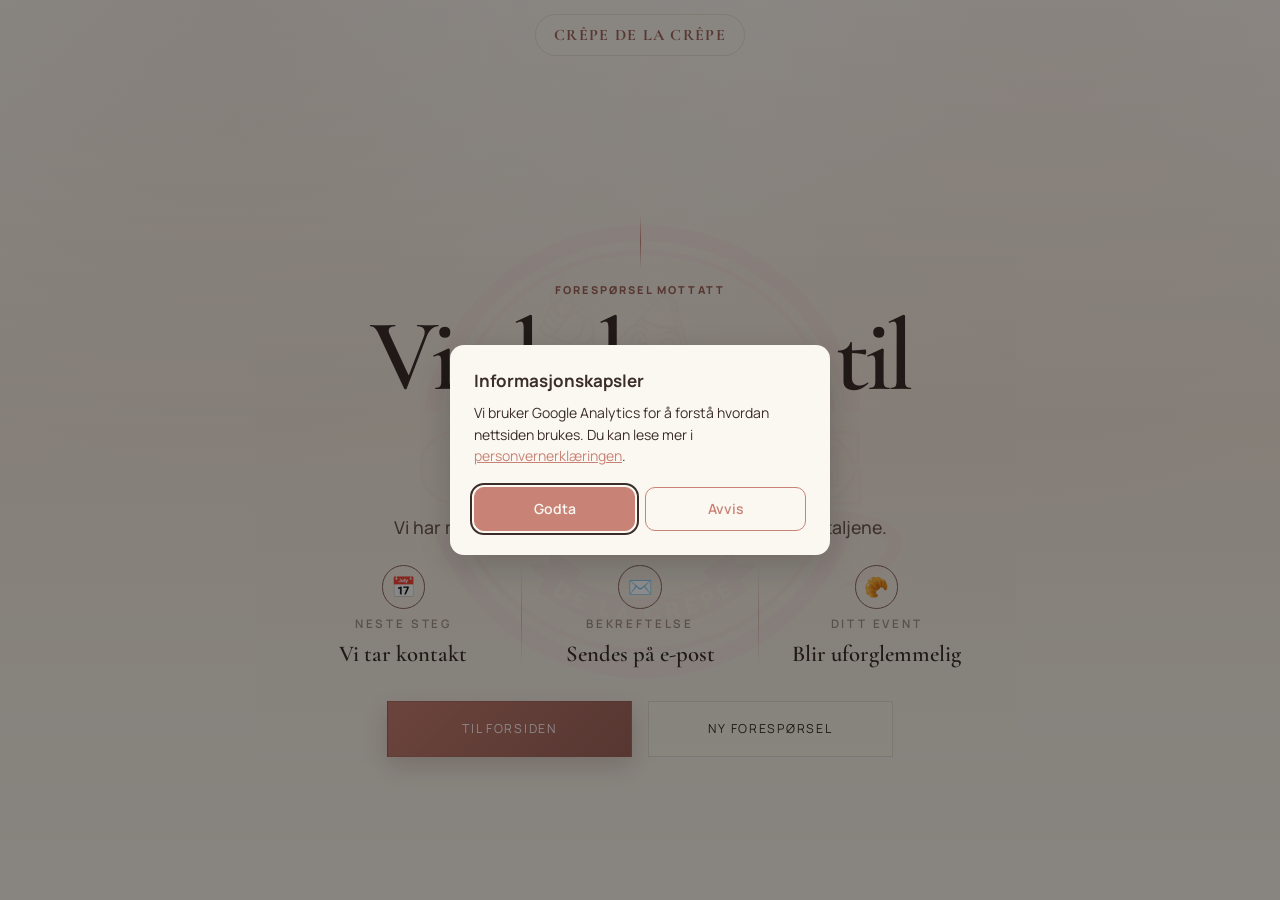
<file: takk.html>
<!DOCTYPE html>
<html lang="nb">
<head>
  <meta charset="UTF-8" />
  <meta name="viewport" content="width=device-width, initial-scale=1.0" />
  <title>Takk | Crêpe de la Crêpe</title>
  <meta
    name="description"
    content="Forespørselen din er mottatt. Crêpe de la Crêpe går gjennom detaljene og tar kontakt."
  />
  <meta name="robots" content="noindex, nofollow" />
  <meta name="googlebot" content="noindex, nofollow" />
  <link rel="icon" type="image/png" href="crepe-logo-transparent.png" />
  <link rel="canonical" href="https://www.crepedelacrepe.no/takk.html" />
  <meta property="og:type" content="website" />
  <meta property="og:title" content="Takk | Crêpe de la Crêpe" />
  <meta property="og:image" content="https://www.crepedelacrepe.no/crepe-logo-transparent.png" />
  <meta property="og:url" content="https://www.crepedelacrepe.no/takk.html" />

  <link rel="preconnect" href="https://fonts.googleapis.com" />
  <link rel="preconnect" href="https://fonts.gstatic.com" crossorigin />
  <link
    href="https://fonts.googleapis.com/css2?family=Manrope:wght@400;500;600;700;800&family=Parisienne&family=Cormorant+Garamond:ital,wght@0,400;0,500;0,600;0,700;1,400;1,500;1,600;1,700&display=swap"
    rel="stylesheet"
  />

  <style>
    :root {
      --paper: #f7f1e7;
      --cream: #f3eadf;
      --blush: #ead9d2;
      --flamingo-muted: #c98376;
      --flamingo-deep: #9f645b;
      --ink: #3b2e2a;
      --ink-soft: #6f5a53;
      --text: #3b2e2a;
      --muted: #6f5a53;
      --line: rgba(147, 97, 86, 0.17);
      --shadow: 0 24px 70px rgba(103, 75, 67, 0.12);
      --gold: #c98376;
      --gold-light: #ead7d1;
      --dark: #3b2e2a;
      --text-muted: rgba(111, 90, 83, 0.62);
      --ease-premium: cubic-bezier(0.16, 1, 0.3, 1);
      --nav-safe-space: clamp(4.3rem, 8svh, 5.5rem);
      --stage-max-width: 1580px;
      --content-max-width: 1380px;
    }

    * {
      box-sizing: border-box;
    }

    html,
    body {
      width: 100%;
      height: 100%;
      min-height: 100%;
      margin: 0;
    }

    body {
      font-family: "Manrope", sans-serif;
      background:
        radial-gradient(circle at 18% -4%, rgba(201, 131, 118, 0.11), transparent 38%),
        radial-gradient(circle at 82% 6%, rgba(233, 179, 164, 0.13), transparent 43%),
        linear-gradient(180deg, #fbf7f1 0%, #f3e8dc 48%, #f7f2e9 100%);
      color: var(--ink);
      overflow: hidden;
      position: relative;
      -webkit-font-smoothing: antialiased;
      text-rendering: optimizeLegibility;
    }

    .page-shell {
      position: relative;
      z-index: 3;
      height: 100svh;
      height: 100dvh;
      display: grid;
      grid-template-rows: auto minmax(0, 1fr) auto;
      overflow: hidden;
    }


    :is(a, .btn):focus-visible {
      outline: 2px solid rgba(190, 122, 109, 0.5);
      outline-offset: 3px;
    }

    .noise-overlay {
      position: fixed;
      inset: 0;
      pointer-events: none;
      z-index: 2;
      opacity: 0.025;
    }

    .gold-glow {
      position: fixed;
      inset: 0;
      pointer-events: none;
      z-index: 0;
      background: radial-gradient(
        ellipse 70% 60% at 50% 50%,
        rgba(190, 122, 109, 0.08),
        transparent
      );
    }

    .logo-watermark {
      position: fixed;
      top: 50%;
      left: 50%;
      width: min(55vw, 820px);
      min-width: 250px;
      transform: translate(-50%, -50%) scale(1);
      opacity: 0;
      object-fit: contain;
      pointer-events: none;
      z-index: 1;
      animation: fadeIn 1.7s var(--ease-premium) 0.25s forwards;
    }

    .top-nav {
      position: relative;
      z-index: 10;
      padding: clamp(1rem, 2.6svh, 1.45rem) clamp(1rem, 4vw, 3rem) 0;
      opacity: 0;
      animation: slideDown 0.95s var(--ease-premium) 0.2s forwards;
    }

    .brand-name {
      margin: 0;
      font-family: "Manrope", sans-serif;
      font-weight: 800;
      font-size: 0.68rem;
      letter-spacing: 0.2em;
      text-transform: uppercase;
      color: var(--flamingo-deep);
      white-space: nowrap;
    }

    main {
      min-height: 0;
      display: flex;
      align-items: center;
      justify-content: center;
      position: relative;
      z-index: 5;
      padding: clamp(0.7rem, 1.7svh, 1.15rem) clamp(1.3rem, 2.8vw, 2.8rem) 0;
      overflow: hidden;
    }

    .main-stage {
      width: min(100%, var(--stage-max-width));
      height: 100%;
      display: grid;
      place-items: center;
    }

    .content-stack {
      width: min(100%, var(--content-max-width));
      height: min(100%, calc(100dvh - var(--nav-safe-space)));
      display: flex;
      flex-direction: column;
      align-items: center;
      justify-content: center;
      text-align: center;
      gap: clamp(0.95rem, 1.45svh, 1.45rem);
      padding: clamp(0.7rem, 1.45svh, 1.25rem) clamp(0.6rem, 1.6vw, 1.8rem);
    }

    .decor-line {
      width: 1px;
      height: 0;
      background: linear-gradient(to bottom, transparent, var(--gold), transparent);
      animation: growLine 0.95s var(--ease-premium) 0.8s forwards;
    }

    .tag-label,
    .hero-title,
    .subtitle,
    .info-row,
    .cta-row {
      opacity: 0;
    }

    .tag-label {
      margin: 0;
      font-size: 0.68rem;
      font-weight: 800;
      letter-spacing: 0.2em;
      text-transform: uppercase;
      color: var(--flamingo-deep);
      animation: fadeUp 0.95s var(--ease-premium) 1s forwards;
    }

    .hero-title {
      margin: 0;
      font-family: "Cormorant Garamond", serif;
      font-weight: 500;
      font-size: clamp(4.4rem, 8vw, 8.2rem);
      letter-spacing: -0.045em;
      line-height: 0.9;
      color: var(--ink);
      animation: fadeUp 0.95s var(--ease-premium) 1.2s forwards;
    }

    .hero-title em {
      display: block;
      font-style: italic;
      font-weight: 500;
      color: #aa6f63;
    }

    .subtitle {
      margin: 0;
      max-width: min(92%, 940px);
      font-family: "Manrope", sans-serif;
      font-style: normal;
      font-weight: 500;
      font-size: clamp(1rem, 0.88rem + 0.4vw, 1.3rem);
      line-height: 1.85;
      color: var(--ink-soft);
      margin-top: clamp(0.1rem, 0.45svh, 0.42rem);
      animation: fadeUp 0.95s var(--ease-premium) 1.4s forwards;
    }

    .info-row {
      display: flex;
      align-items: stretch;
      justify-content: center;
      gap: clamp(1rem, 1.35svh, 1.55rem);
      margin-top: clamp(0.55rem, 1.35svh, 1.15rem);
      animation: fadeUp 0.95s var(--ease-premium) 1.6s forwards;
    }

    .divider {
      width: 1px;
      background: linear-gradient(to bottom, transparent, rgba(201, 131, 118, 0.45), transparent);
    }

    .info-item {
      min-width: clamp(210px, 15vw, 280px);
      display: flex;
      flex-direction: column;
      align-items: center;
      gap: clamp(0.38rem, 0.85svh, 0.62rem);
    }

    .icon-circle {
      width: clamp(40px, 4.8svh, 52px);
      height: clamp(40px, 4.8svh, 52px);
      border: 1px solid #8b655d;
      color: #8b655d;
      border-radius: 50%;
      display: grid;
      place-items: center;
      font-size: clamp(1.02rem, 2.2svh, 1.26rem);
      line-height: 1;
    }

    .item-label {
      font-size: clamp(0.7rem, 0.62rem + 0.14vw, 0.88rem);
      letter-spacing: 0.24em;
      text-transform: uppercase;
      color: rgba(111, 90, 83, 0.62);
      font-weight: 600;
    }

    .item-value {
      font-family: "Cormorant Garamond", serif;
      font-size: clamp(1.34rem, 1.12rem + 0.65vw, 1.9rem);
      font-weight: 600;
      color: var(--ink);
      white-space: nowrap;
    }

    .cta-row {
      margin-top: clamp(1.1rem, 2.2svh, 1.7rem);
      display: flex;
      justify-content: center;
      align-items: center;
      gap: clamp(1rem, 1.2vw, 1.6rem);
      flex-wrap: nowrap;
      animation: fadeUp 0.95s var(--ease-premium) 1.8s forwards;
    }

    .btn {
      position: relative;
      min-width: clamp(245px, 19vw, 320px);
      min-height: clamp(56px, 6.2svh, 68px);
      padding: clamp(0.92rem, 0.84rem + 0.3vw, 1.16rem) clamp(1.8rem, 1.35rem + 1vw, 2.4rem);
      text-decoration: none;
      display: inline-flex;
      align-items: center;
      justify-content: center;
      font-family: "Manrope", sans-serif;
      font-weight: 400;
      font-size: clamp(0.74rem, 0.66rem + 0.14vw, 0.9rem);
      letter-spacing: 0.14em;
      text-transform: uppercase;
      white-space: nowrap;
      overflow: hidden;
      transition: color 320ms ease, border-color 320ms ease, background-color 320ms ease;
    }

    .btn-primary {
      background: linear-gradient(135deg, #c37d6f, #9f645b);
      color: #fffaf7;
      border: 1px solid rgba(150, 90, 81, 0.35);
      isolation: isolate;
      box-shadow: 0 14px 34px rgba(136, 88, 77, 0.22);
    }

    .btn-primary::before {
      content: "";
      position: absolute;
      inset: 0;
      background: rgba(255, 247, 241, 0.55);
      transform: translateX(-102%);
      transition: transform 430ms var(--ease-premium);
      z-index: -1;
    }

    .btn-primary:hover::before,
    .btn-primary:focus-visible::before {
      transform: translateX(0);
    }

    .btn-ghost {
      background: rgba(255, 252, 247, 0.64);
      border: 1px solid rgba(147, 97, 86, 0.22);
      color: var(--ink);
    }

    .btn-ghost:hover,
    .btn-ghost:focus-visible {
      color: var(--flamingo-deep);
      border-color: var(--flamingo-deep);
    }

    /* historie.html component-language migration */
    .top-nav {
      padding: 0.9rem 1rem 0;
      display: flex;
      justify-content: center;
    }

    .brand-name {
      font-family: "Cormorant Garamond", serif;
      font-size: 1rem;
      letter-spacing: 0.08em;
      text-transform: none;
      background: rgba(248, 242, 233, 0.82);
      border: 1px solid rgba(147, 97, 86, 0.14);
      border-radius: 999px;
      padding: 10px 18px;
      backdrop-filter: blur(14px);
    }

    .noise-overlay,
    .gold-glow {
      opacity: 0.01;
    }

    .logo-watermark {
      opacity: 0.05;
      width: min(42vw, 560px);
    }

    .content-stack {
      gap: clamp(0.8rem, 1.2svh, 1.2rem);
      padding-top: 0.4rem;
      padding-bottom: 0.4rem;
    }

    .hero-title {
      font-weight: 600;
      letter-spacing: -0.045em;
      line-height: 0.9;
      color: var(--ink);
    }

    .subtitle {
      font-family: "Manrope", sans-serif;
      font-style: normal;
      font-size: clamp(0.98rem, 0.9rem + 0.26vw, 1.18rem);
      max-width: 58ch;
    }

    .info-row {
      gap: clamp(0.8rem, 1svh, 1.1rem);
      margin-top: clamp(0.35rem, 1svh, 0.8rem);
    }

    .item-value {
      font-size: clamp(1.2rem, 1.02rem + 0.5vw, 1.58rem);
    }

    .btn-primary {
      box-shadow: 0 10px 24px rgba(130, 89, 80, 0.24);
    }

    .btn-ghost {
      background: rgba(247, 241, 231, 0.72);
      border-color: rgba(147, 97, 86, 0.17);
    }

    @keyframes fadeIn {
      from {
        opacity: 0;
      }
      to {
        opacity: 0.025;
      }
    }

    @keyframes logoBreath {
      from {
        transform: translate(-50%, -50%) scale(1);
      }
      to {
        transform: translate(-50%, -49.4%) scale(1.012);
      }
    }

    @keyframes slideDown {
      from {
        opacity: 0;
        transform: translateY(-12px);
      }
      to {
        opacity: 1;
        transform: translateY(0);
      }
    }

    @keyframes growLine {
      from {
        height: 0;
      }
      to {
        height: clamp(36px, 6svh, 60px);
      }
    }

    @keyframes fadeUp {
      from {
        opacity: 0;
        transform: translateY(18px);
      }
      to {
        opacity: 1;
        transform: translateY(0);
      }
    }

    @media (max-width: 900px) {
      body {
        overflow-y: auto;
      }

      .page-shell {
        min-height: 100svh;
        height: auto;
        overflow: visible;
      }

      main {
        padding: clamp(0.45rem, 1.6svh, 1rem) 0.95rem 2rem;
      }

      .main-stage {
        width: 100%;
      }

      .content-stack {
        height: auto;
        gap: clamp(0.52rem, 1.3svh, 0.95rem);
      }

      .info-row {
        flex-wrap: wrap;
        justify-content: center;
        gap: 0.85rem;
      }

      .divider {
        display: none;
      }

      .info-item {
        min-width: 145px;
      }

      .cta-row {
        width: 100%;
        flex-direction: column;
        align-items: center;
        flex-wrap: nowrap;
      }

      .btn {
        width: 100%;
        max-width: 340px;
      }

    }

    @media (max-height: 830px) and (min-width: 901px) {
      .info-item {
        min-width: clamp(178px, 14vw, 232px);
      }

      .item-value {
        font-size: clamp(1.08rem, 1.95svh, 1.4rem);
      }

      .btn {
        min-height: clamp(48px, 5.4svh, 58px);
      }
    }

    @media (prefers-reduced-motion: reduce) {
      *,
      *::before,
      *::after {
        animation: none !important;
        transition: none !important;
      }

      .logo-watermark,
      .top-nav,
      .tag-label,
      .hero-title,
      .subtitle,
      .info-row,
      .cta-row {
        opacity: 1;
      }

      .logo-watermark {
        transform: translate(-50%, -50%);
      }

      .decor-line {
        height: clamp(36px, 6svh, 60px);
      }
    }

    .back-to-top { position: fixed; right: 18px; bottom: 18px; z-index: 140; width: 54px; height: 54px; border: 1px solid rgba(110, 78, 67, 0.18); border-radius: 999px; background: rgba(255, 250, 245, 0.88); color: var(--text); box-shadow: 0 16px 34px rgba(56, 33, 20, 0.14); display: grid; place-items: center; font-size: 22px; font-weight: 800; cursor: pointer; opacity: 0; pointer-events: none; transform: translateY(8px); transition: opacity 0.22s ease, transform 0.22s ease, background 0.22s ease, border-color 0.22s ease; backdrop-filter: blur(10px); }
    .back-to-top.visible { opacity: 1; pointer-events: auto; transform: translateY(0); }
    .back-to-top:hover { background: rgba(255, 255, 255, 0.98); border-color: rgba(199, 149, 99, 0.34); }
    @media (max-width: 720px) {
      .back-to-top { right: 14px; bottom: 14px; width: 50px; height: 50px; }
    }
  </style>
</head>
<body id="top">
  <svg class="noise-overlay" aria-hidden="true" focusable="false" xmlns="http://www.w3.org/2000/svg">
    <filter id="noiseFilter">
      <feTurbulence type="fractalNoise" baseFrequency="0.8" numOctaves="2" stitchTiles="stitch" />
    </filter>
    <rect width="100%" height="100%" filter="url(#noiseFilter)" />
  </svg>

  <div class="gold-glow" aria-hidden="true"></div>

  <img
    class="logo-watermark"
    src="./crepe-logo-transparent.png"
    alt=""
    aria-hidden="true"
    decoding="async"
    fetchpriority="low"
  />

  <div class="page-shell">
    <header class="top-nav" aria-label="Toppnavigasjon">
      <p class="brand-name">CRÊPE DE LA CRÊPE</p>
    </header>

    <main aria-labelledby="thanks-title">
      <div class="main-stage">
        <section class="content-stack">
          <div class="decor-line" aria-hidden="true"></div>
          <p class="tag-label">FORESPØRSEL MOTTATT</p>

          <h1 class="hero-title" id="thanks-title">
            Vi gleder oss til
            <em>å møte deg</em>
          </h1>

          <p class="subtitle">Vi har mottatt forespørselen din, og går gjennom detaljene.</p>

          <div class="info-row" aria-label="Neste steg">
            <article class="info-item">
              <div class="icon-circle" aria-hidden="true">📅</div>
              <span class="item-label">NESTE STEG</span>
              <span class="item-value">Vi tar kontakt</span>
            </article>

            <div class="divider" aria-hidden="true"></div>

            <article class="info-item">
              <div class="icon-circle" aria-hidden="true">✉️</div>
              <span class="item-label">BEKREFTELSE</span>
              <span class="item-value">Sendes på e-post</span>
            </article>

            <div class="divider" aria-hidden="true"></div>

            <article class="info-item">
              <div class="icon-circle" aria-hidden="true">🥐</div>
              <span class="item-label">DITT EVENT</span>
              <span class="item-value">Blir uforglemmelig</span>
            </article>
          </div>

          <div class="cta-row" role="group" aria-label="Handlinger etter innsending">
            <a class="btn btn-primary" href="/">TIL FORSIDEN</a>
            <a class="btn btn-ghost" href="./book-oss.html">NY FORESPØRSEL</a>
          </div>
        </section>
      </div>
    </main>

  </div>

  <button class="back-to-top" id="backToTop" type="button" aria-label="Til toppen">↑</button>
  <script>
    const backToTop = document.getElementById("backToTop");
    function updateNavState() {
      if (backToTop) backToTop.classList.toggle("visible", window.scrollY > 520);
    }
    updateNavState();
    window.addEventListener("scroll", updateNavState, { passive: true });
    backToTop?.addEventListener("click", () => window.scrollTo({ top: 0, behavior: "smooth" }));
  </script>

  <script src="./cookies.js"></script>
  <script>
    /* Bekreftelse på at forespørselen faktisk kom fram. Fungerer som kontroll
       mot generate_lead — spriker tallene, har hendelsen gått tapt i
       omdirigeringen. */
    if (typeof window.cdlcTrack === "function") {
      window.cdlcTrack("booking_thankyou_view");
    }
  </script>
</body>
</html>
</file>
<file: navbar.css>
/* ============================================================
   navbar.css — Global site navigation
   Crêpe de la Crêpe
   ============================================================
   Consumed by navbar.js (auto-injected) + linked in every
   page's <head> via:
     <link rel="stylesheet" href="./navbar.css">
   ============================================================ */

/* ── Design tokens ── */
:root {
  --nav-h:        80px;
  --nav-px:       clamp(28px, 5vw, 80px);
  --nav-gap:      clamp(20px, 3vw, 44px);
  --nav-font:     'League Spartan', 'Manrope', sans-serif;
  --nav-fs:       clamp(10.5px, 0.85vw, 12.5px);
  --nav-fw:       800;
  --nav-ls:       0.17em;

  /* colours */
  --nav-text:     rgba(255, 252, 247, 0.91);  /* warm off-white (mobile) */
  --nav-active:   #d4a844;                     /* gold / ochre            */
  --nav-cta-bg:   #fffaf7;                     /* cream white             */
  --nav-cta-text: #c98376;                     /* flamingo / rosa         */
  --nav-cta-bdr:  rgba(233, 200, 192, 0.60);
}

/* ── Base ── */
.site-nav {
  position:   fixed;
  top:        0;
  left:       0;
  right:      0;
  z-index:    1000;
  background: transparent;
  transition:
    background              0.4s ease,
    border-color            0.4s ease,
    box-shadow              0.4s ease,
    opacity                 0.35s ease,
    transform               0.35s ease,
    backdrop-filter         0.4s ease,
    -webkit-backdrop-filter 0.4s ease;
  /* entrance animation — mobile only; cancelled at desktop breakpoint */
  opacity:   0;
  transform: translateY(-8px);
  animation: siteNavReveal 0.65s ease-out 0.1s forwards;
}

@keyframes siteNavReveal {
  to { opacity: 1; transform: translateY(0); }
}

/* ── Inner container ── */
.site-nav__inner {
  position:        relative;
  display:         flex;
  align-items:     center;
  justify-content: space-between;
  height:          var(--nav-h);
  padding:         0 var(--nav-px);
}

/* ── Nav groups (left / right) ── */
.site-nav__left,
.site-nav__right {
  display:     flex;
  align-items: center;
  gap:         var(--nav-gap);
  z-index:     1;          /* sit above the abs-pos logo layer */
}

/* The text-link sub-group inside .site-nav__right */
.site-nav__right-links {
  display:     flex;
  align-items: center;
  gap:         var(--nav-gap);
}

/* ── Nav links ── */
.site-nav__link {
  font-family:     var(--nav-font);
  font-size:       var(--nav-fs);
  font-weight:     var(--nav-fw);
  letter-spacing:  var(--nav-ls);
  text-transform:  uppercase;
  color:           var(--nav-text);
  text-decoration: none;
  white-space:     nowrap;
  line-height:     1;
  transition:      color 0.22s ease, text-shadow 0.4s ease, opacity 0.22s ease;
}

.site-nav__link:hover,
.site-nav__link.is-active {
  color: var(--nav-active);
}

/* ── Logo — true viewport centre via absolute positioning ── */
.site-nav__logo {
  position:        absolute;
  left:            50%;
  transform:       translateX(-50%);
  display:         flex;
  align-items:     center;
  justify-content: center;
  text-decoration: none;
  z-index:         2;
  transition:      opacity 0.22s ease, transform 0.3s ease;
}

.site-nav__logo:hover {
  opacity:   0.82;
  transform: translateX(-50%) scale(1.06);
}

.site-nav__logo img {
  width:         56px;
  height:        56px;
  border-radius: 50%;
  object-fit:    contain;
  display:       block;
  filter:        drop-shadow(0 0 10px rgba(255, 255, 255, 0.22));
  transition:    filter 0.45s ease;
}

/* ── CTA — "Book oss" pill (in-navbar, mobile) ── */
.site-nav__cta {
  font-family:     var(--nav-font);
  font-size:       clamp(9.5px, 0.78vw, 11.5px);
  font-weight:     800;
  letter-spacing:  0.16em;
  text-transform:  uppercase;
  color:           var(--nav-cta-text);
  background:      var(--nav-cta-bg);
  border:          1.5px solid var(--nav-cta-bdr);
  border-radius:   999px;
  padding:         10px 26px;
  text-decoration: none;
  white-space:     nowrap;
  display:         inline-flex;
  align-items:     center;
  line-height:     1;
  box-shadow:      0 4px 18px rgba(201, 131, 118, 0.20);
  transition:
    opacity    0.22s ease,
    transform  0.22s ease,
    box-shadow 0.22s ease;
}

.site-nav__cta:hover {
  opacity:    0.92;
  box-shadow: 0 7px 26px rgba(201, 131, 118, 0.28);
}

/* ── Mobile hamburger button ── */
.site-nav__toggle {
  display:         none;
  flex-direction:  column;
  align-items:     center;
  justify-content: center;
  gap:             5px;
  width:           44px;
  height:          44px;
  background:      transparent;
  border:          1.5px solid rgba(255, 255, 255, 0.28);
  border-radius:   10px;
  cursor:          pointer;
  padding:         0;
  z-index:         2;
  transition:
    border-color 0.3s ease,
    background   0.3s ease;
}

.site-nav__toggle:hover {
  border-color: rgba(255, 255, 255, 0.55);
  background:   rgba(255, 255, 255, 0.07);
}

.site-nav__bar {
  display:       block;
  width:         20px;
  height:        2px;
  background:    var(--nav-text);
  border-radius: 2px;
  transition:
    transform 0.25s ease,
    opacity   0.25s ease;
}

/* Hamburger → X */
.site-nav__toggle[aria-expanded="true"] .site-nav__bar:nth-child(1) {
  transform: translateY(7px) rotate(45deg);
}
.site-nav__toggle[aria-expanded="true"] .site-nav__bar:nth-child(2) {
  opacity: 0;
}
.site-nav__toggle[aria-expanded="true"] .site-nav__bar:nth-child(3) {
  transform: translateY(-7px) rotate(-45deg);
}

/* ── Mobile dropdown drawer ── */
.site-nav__mobile {
  display:                 none;
  flex-direction:          column;
  padding:                 20px 24px 28px;
  background:              rgba(26, 14, 10, 0.97);
  backdrop-filter:         blur(26px);
  -webkit-backdrop-filter: blur(26px);
  border-top:              1px solid rgba(255, 255, 255, 0.07);
  gap:                     0;
}

.site-nav__mobile.is-open {
  display: flex;
}

.site-nav__mobile .site-nav__link {
  font-size:      13.5px;
  letter-spacing: 0.22em;
  padding:        12px 0;
  border-bottom:  1px solid rgba(255, 255, 255, 0.07);
  display:        block;
}

/* ══════════════════════════════════════════
   RESPONSIVE
   ══════════════════════════════════════════ */

/* Tight desktop — slightly reduce gap */
@media (max-width: 1140px) {
  :root {
    --nav-gap: clamp(14px, 2vw, 28px);
    --nav-px:  clamp(20px, 3.5vw, 52px);
  }
}

/* Tablet / small desktop — collapse to hamburger */
@media (max-width: 860px) {
  .site-nav__left,
  .site-nav__right {
    display: none;
  }

  .site-nav__toggle {
    display: inline-flex;
  }

  .site-nav__inner {
    padding: 0 20px;
  }

  .site-nav__logo img {
    width:  46px;
    height: 46px;
  }
}

/* Print */
@media print {
  .site-nav { display: none; }
}

/* ══════════════════════════════════════════
   DESKTOP NAVBAR BEHAVIOUR (min-width: 861px)
   ══════════════════════════════════════════ */
@media (min-width: 861px) {

  /* Cancel mobile entrance animation — desktop states are set directly */
  .site-nav {
    animation:  none;
    opacity:    1;
    transform:  translateY(0);
  }

  /* På mobil ligger knappen på en mørk navbar, der den kremhvite fyllingen
     gir god kontrast. På desktop ligger navbaren enten gjennomsiktig over
     lyse sider eller på en kremfarget stripe — der ville samme knapp blitt
     usynlig (1.03:1). Snu den: dyp flamingo med kremtekst gir 4.56:1 og
     består AA. Fargen er den samme som .btn-primary bruker ellers. */
  .site-nav__cta {
    background:   #9f645b;
    color:        #fffaf7;
    border-color: #9f645b;
    box-shadow:   0 4px 18px rgba(159, 100, 91, 0.26);
  }

  .site-nav__cta:hover {
    background:   #8a564e;
    border-color: #8a564e;
    opacity:      1;
    box-shadow:   0 7px 26px rgba(159, 100, 91, 0.34);
  }

  /* ── Desktop nav link base ── */
  .site-nav__left .site-nav__link,
  .site-nav__right-links .site-nav__link {
    font-family:    'Manrope', sans-serif;
    text-transform: uppercase;
    font-weight:    700;
    letter-spacing: 0.12em;
    font-size:      0.85rem;
    transition:     color 0.22s ease, text-shadow 0.4s ease, opacity 0.22s ease;
  }

  /* Shared desktop nav state — exact index behavior */
  .site-nav.navbar-transparent {
    background:              transparent !important;
    border-bottom-color:     transparent !important;
    box-shadow:              none !important;
    backdrop-filter:         none !important;
    -webkit-backdrop-filter: none !important;
  }

  .site-nav.navbar-transparent .site-nav__left .site-nav__link,
  .site-nav.navbar-transparent .site-nav__right-links .site-nav__link {
    color:       rgba(255, 252, 247, 0.91) !important;
    text-shadow: 0 1px 8px rgba(0, 0, 0, 0.45) !important;
    opacity:     1 !important;
  }

  .site-nav:not(.navbar-transparent) {
    background:              #FAF7F2 !important;
    border-bottom:           1px solid rgba(44, 32, 22, 0.08) !important;
    backdrop-filter:         none !important;
    -webkit-backdrop-filter: none !important;
    box-shadow:              none !important;
    opacity:                 1;
    transform:               translateY(0);
    pointer-events:          auto;
  }

  .site-nav:not(.navbar-transparent) .site-nav__left .site-nav__link,
  .site-nav:not(.navbar-transparent) .site-nav__right-links .site-nav__link {
    color:       #2C2016;
    text-shadow: none;
    opacity:     1;
  }

  .site-nav .site-nav__link:hover,
  .site-nav .site-nav__link.is-active {
    color:   #2C2016;
    opacity: 0.55;
  }

  .site-nav .site-nav__logo img {
    filter: drop-shadow(0 0 8px rgba(255, 255, 255, 0.25));
  }
}

/* ── Reduced motion ── */
@media (prefers-reduced-motion: reduce) {
  .site-nav {
    animation: none;
    opacity: 1;
    transform: translateY(0);
  }

  .site-nav,
  .site-nav__link,
  .site-nav__cta,
  .site-nav__logo,
  .site-nav__bar,
  .site-nav__toggle {
    transition-duration: 0.01ms !important;
  }
}
</file>
